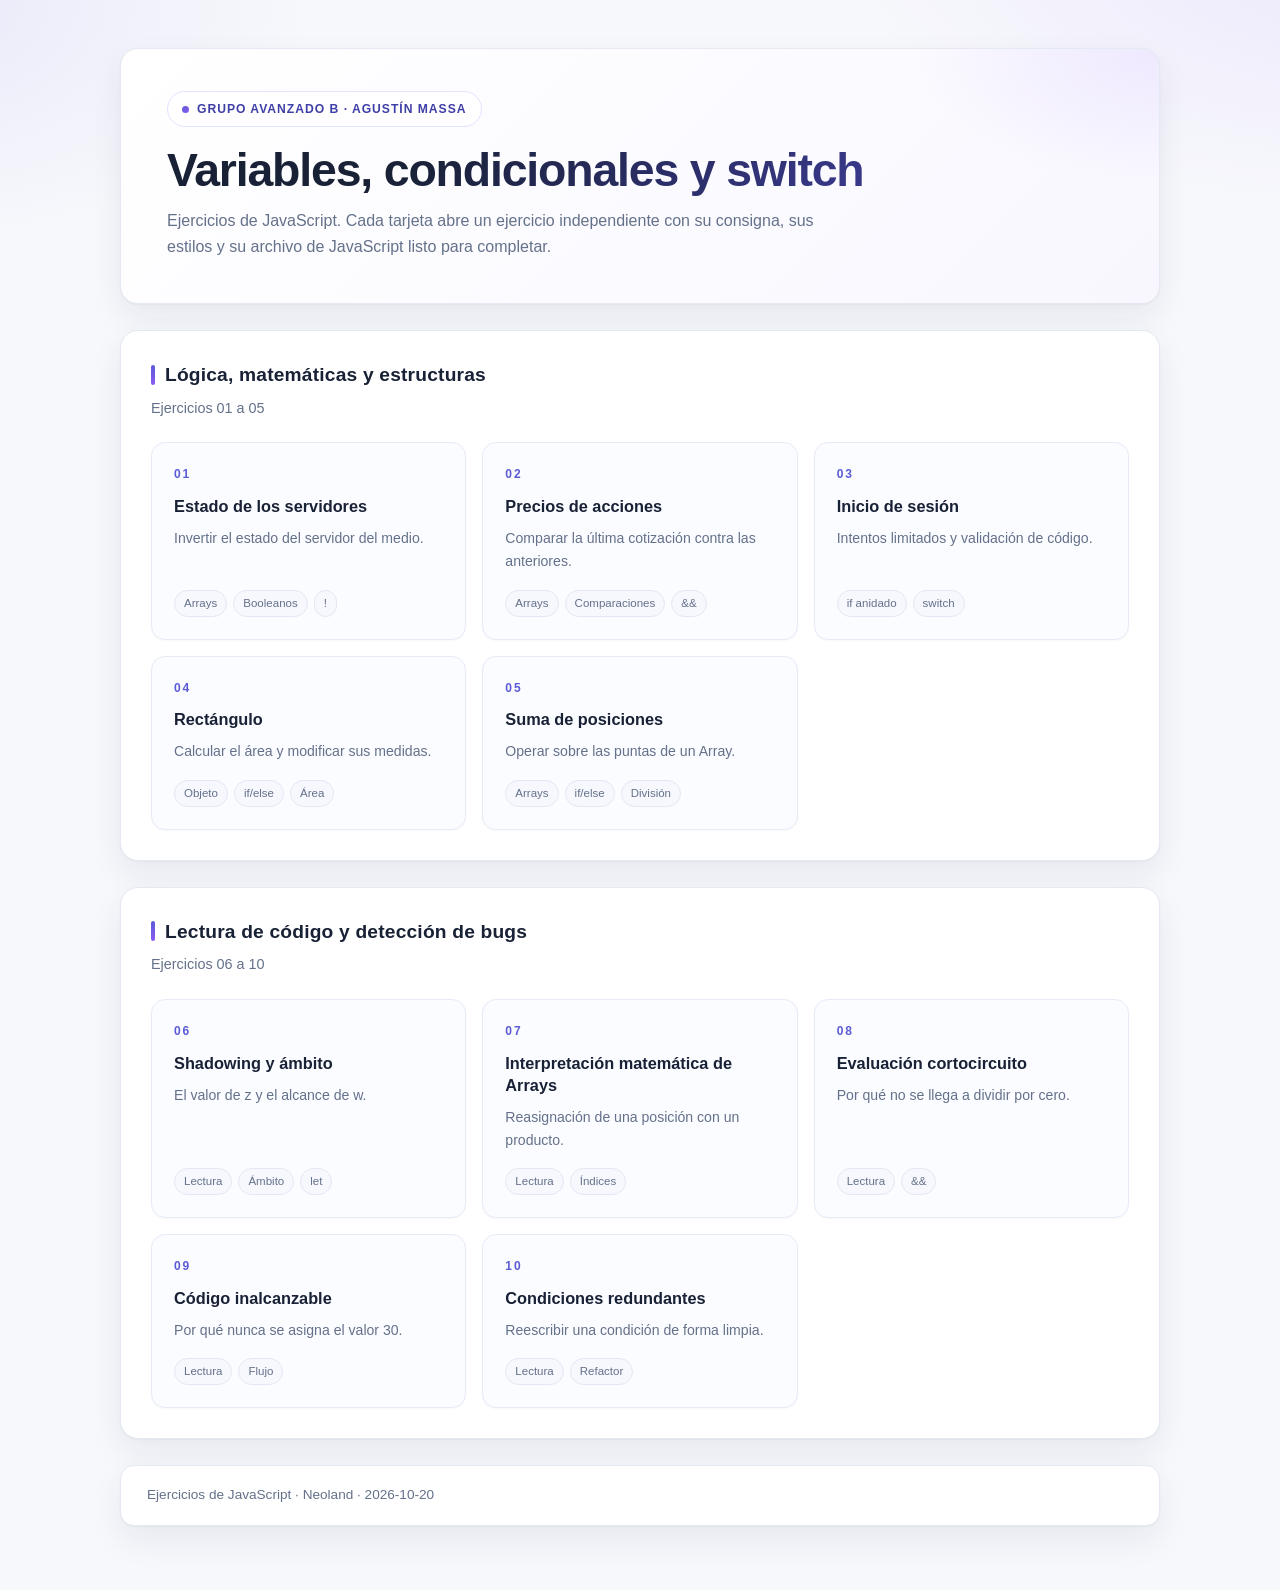
<file: index.html>
<!DOCTYPE html>
<html lang="es">
<head>
  <meta charset="UTF-8">
  <meta name="viewport" content="width=device-width, initial-scale=1.0">
  <title>Ejercicios · Variables, condicionales y switch | Grupo Avanzado B</title>
  <link rel="stylesheet" href="assets/css/style.css">
</head>
<body>
  <header class="encabezado">
    <p class="etiqueta">Grupo Avanzado B · Agustín Massa</p>
    <h1>Variables, condicionales y switch</h1>
    <p class="subtitulo">
      Ejercicios de JavaScript. Cada tarjeta abre un ejercicio independiente con su
      consigna, sus estilos y su archivo de JavaScript listo para completar.
    </p>
  </header>

  <main>
    <section class="seccion">
      <h2>Lógica, matemáticas y estructuras</h2>
      <p class="descripcion">Ejercicios 01 a 05</p>

      <div class="grid">
        <a class="tarjeta" href="01-servidores/index.html">
          <span class="numero">01</span>
          <h3>Estado de los servidores</h3>
          <p>Invertir el estado del servidor del medio.</p>
          <div class="tags">
            <span>Arrays</span>
            <span>Booleanos</span>
            <span>!</span>
          </div>
        </a>

        <a class="tarjeta" href="02-precios-acciones/index.html">
          <span class="numero">02</span>
          <h3>Precios de acciones</h3>
          <p>Comparar la última cotización contra las anteriores.</p>
          <div class="tags">
            <span>Arrays</span>
            <span>Comparaciones</span>
            <span>&amp;&amp;</span>
          </div>
        </a>

        <a class="tarjeta" href="03-login-anidado/index.html">
          <span class="numero">03</span>
          <h3>Inicio de sesión</h3>
          <p>Intentos limitados y validación de código.</p>
          <div class="tags">
            <span>if anidado</span>
            <span>switch</span>
          </div>
        </a>

        <a class="tarjeta" href="04-rectangulo/index.html">
          <span class="numero">04</span>
          <h3>Rectángulo</h3>
          <p>Calcular el área y modificar sus medidas.</p>
          <div class="tags">
            <span>Objeto</span>
            <span>if/else</span>
            <span>Área</span>
          </div>
        </a>

        <a class="tarjeta" href="05-suma-posiciones/index.html">
          <span class="numero">05</span>
          <h3>Suma de posiciones</h3>
          <p>Operar sobre las puntas de un Array.</p>
          <div class="tags">
            <span>Arrays</span>
            <span>if/else</span>
            <span>División</span>
          </div>
        </a>
      </div>
    </section>

    <section class="seccion">
      <h2>Lectura de código y detección de bugs</h2>
      <p class="descripcion">Ejercicios 06 a 10</p>

      <div class="grid">
        <a class="tarjeta" href="06-shadowing-ambito/index.html">
          <span class="numero">06</span>
          <h3>Shadowing y ámbito</h3>
          <p>El valor de z y el alcance de w.</p>
          <div class="tags">
            <span>Lectura</span>
            <span>Ámbito</span>
            <span>let</span>
          </div>
        </a>

        <a class="tarjeta" href="07-arrays-matematica/index.html">
          <span class="numero">07</span>
          <h3>Interpretación matemática de Arrays</h3>
          <p>Reasignación de una posición con un producto.</p>
          <div class="tags">
            <span>Lectura</span>
            <span>Índices</span>
          </div>
        </a>

        <a class="tarjeta" href="08-cortocircuito/index.html">
          <span class="numero">08</span>
          <h3>Evaluación cortocircuito</h3>
          <p>Por qué no se llega a dividir por cero.</p>
          <div class="tags">
            <span>Lectura</span>
            <span>&amp;&amp;</span>
          </div>
        </a>

        <a class="tarjeta" href="09-codigo-inalcanzable/index.html">
          <span class="numero">09</span>
          <h3>Código inalcanzable</h3>
          <p>Por qué nunca se asigna el valor 30.</p>
          <div class="tags">
            <span>Lectura</span>
            <span>Flujo</span>
          </div>
        </a>

        <a class="tarjeta" href="10-condiciones-redundantes/index.html">
          <span class="numero">10</span>
          <h3>Condiciones redundantes</h3>
          <p>Reescribir una condición de forma limpia.</p>
          <div class="tags">
            <span>Lectura</span>
            <span>Refactor</span>
          </div>
        </a>
      </div>
    </section>
  </main>

  <footer class="pie">
    <p>Ejercicios de JavaScript · Neoland · 2026-10-20</p>
  </footer>
</body>
</html>
</file>
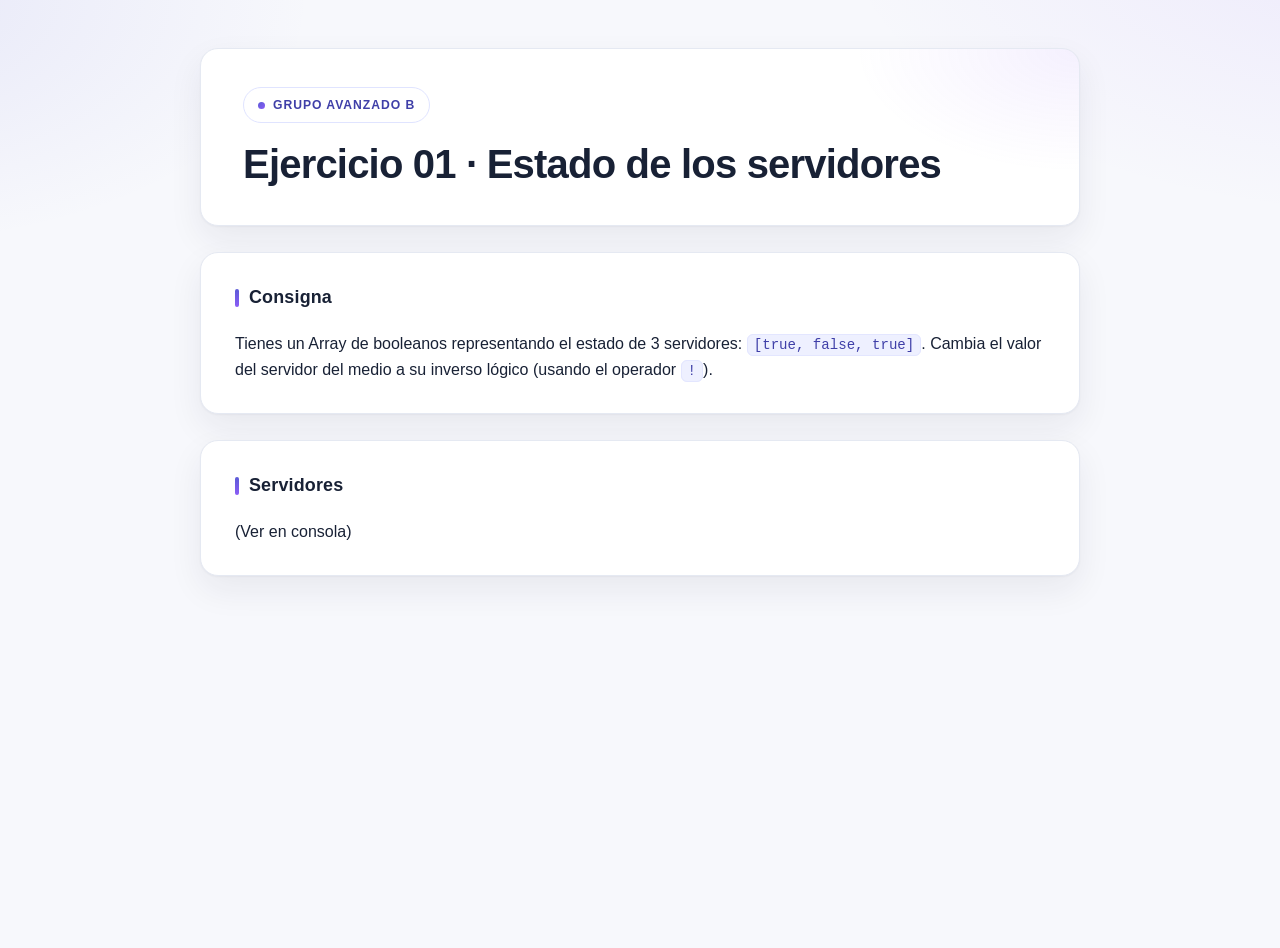
<file: 01-servidores/index.html>
<!DOCTYPE html>
<html lang="es">
<head>
  <meta charset="UTF-8">
  <meta name="viewport" content="width=device-width, initial-scale=1.0">
  <title>Ejercicio 01 · Estado de los servidores | Grupo Avanzado B</title>
  <link rel="stylesheet" href="assets/css/styles.css">
</head>
<body>
  <header class="encabezado">
    <p class="etiqueta">Grupo Avanzado B</p>
    <h1>Ejercicio 01 · Estado de los servidores</h1>
  </header>

  <main>
    <section class="tarjeta">
      <h2>Consigna</h2>
      <p>
        Tienes un Array de booleanos representando el estado de 3 servidores:
        <code>[true, false, true]</code>. Cambia el valor del servidor del medio a su
        inverso lógico (usando el operador <code>!</code>).
      </p>
    </section>
    <section class="tarjeta">
      <h2>Servidores</h2>
      <p>(Ver en consola)</p>
    </section>
  </main>

  <script src="assets/js/script.js"></script>
</body>
</html>
</file>
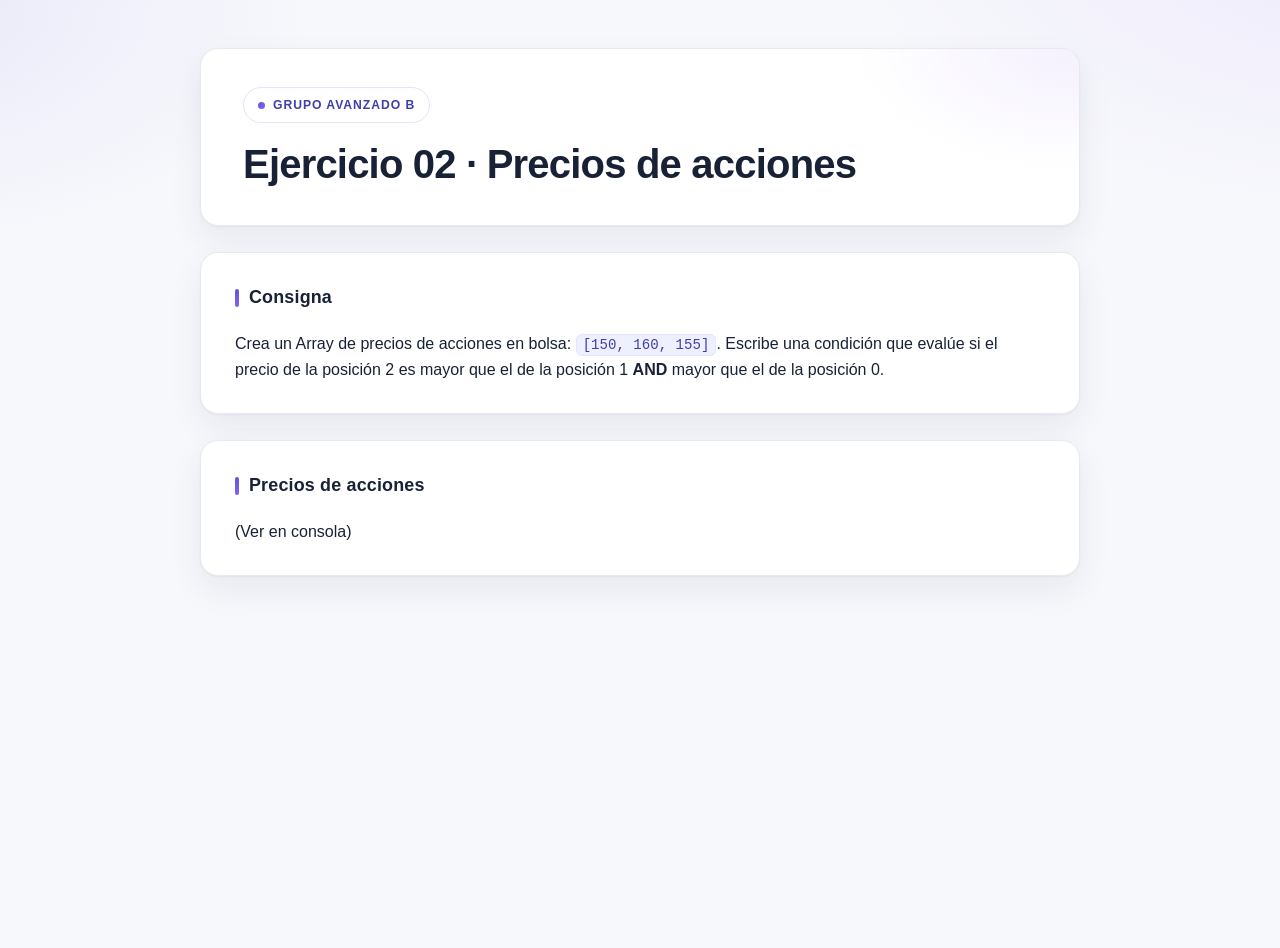
<file: 02-precios-acciones/index.html>
<!DOCTYPE html>
<html lang="es">
<head>
  <meta charset="UTF-8">
  <meta name="viewport" content="width=device-width, initial-scale=1.0">
  <title>Ejercicio 02 · Precios de acciones | Grupo Avanzado B</title>
  <link rel="stylesheet" href="assets/css/styles.css">
</head>
<body>
  <header class="encabezado">
    <p class="etiqueta">Grupo Avanzado B</p>
    <h1>Ejercicio 02 · Precios de acciones</h1>
  </header>

  <main>
    <section class="tarjeta">
      <h2>Consigna</h2>
      <p>
        Crea un Array de precios de acciones en bolsa: <code>[150, 160, 155]</code>.
        Escribe una condición que evalúe si el precio de la posición 2 es mayor que el
        de la posición 1 <strong>AND</strong> mayor que el de la posición 0.
      </p>
    </section>
    <section class="tarjeta">
      <h2>Precios de acciones</h2>
      <p>(Ver en consola)</p>
    </section>
  </main>

  <script src="assets/js/script.js"></script>
</body>
</html>
</file>
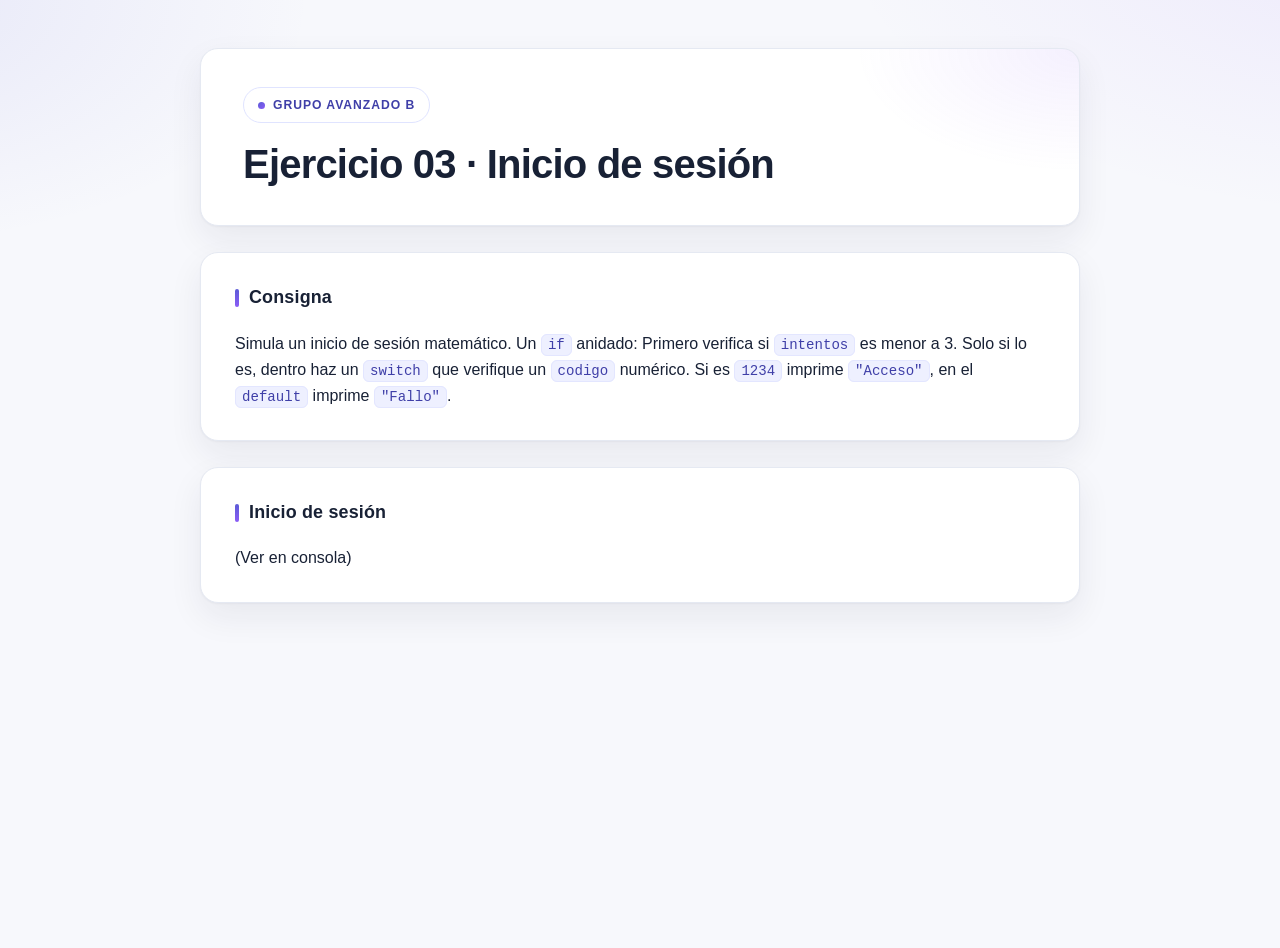
<file: 03-login-anidado/index.html>
<!DOCTYPE html>
<html lang="es">
<head>
  <meta charset="UTF-8">
  <meta name="viewport" content="width=device-width, initial-scale=1.0">
  <title>Ejercicio 03 · Inicio de sesión | Grupo Avanzado B</title>
  <link rel="stylesheet" href="assets/css/styles.css">
</head>
<body>
  <header class="encabezado">
    <p class="etiqueta">Grupo Avanzado B</p>
    <h1>Ejercicio 03 · Inicio de sesión</h1>
  </header>

  <main>
    <section class="tarjeta">
      <h2>Consigna</h2>
      <p>
        Simula un inicio de sesión matemático. Un <code>if</code> anidado: Primero
        verifica si <code>intentos</code> es menor a 3. Solo si lo es, dentro haz un
        <code>switch</code> que verifique un <code>codigo</code> numérico. Si es
        <code>1234</code> imprime <code>"Acceso"</code>, en el <code>default</code>
        imprime <code>"Fallo"</code>.
      </p>
    </section>
    <section class="tarjeta">
      <h2>Inicio de sesión</h2>
      <p>(Ver en consola)</p>
    </section>
  </main>

  <script src="assets/js/script.js"></script>
</body>
</html>
</file>
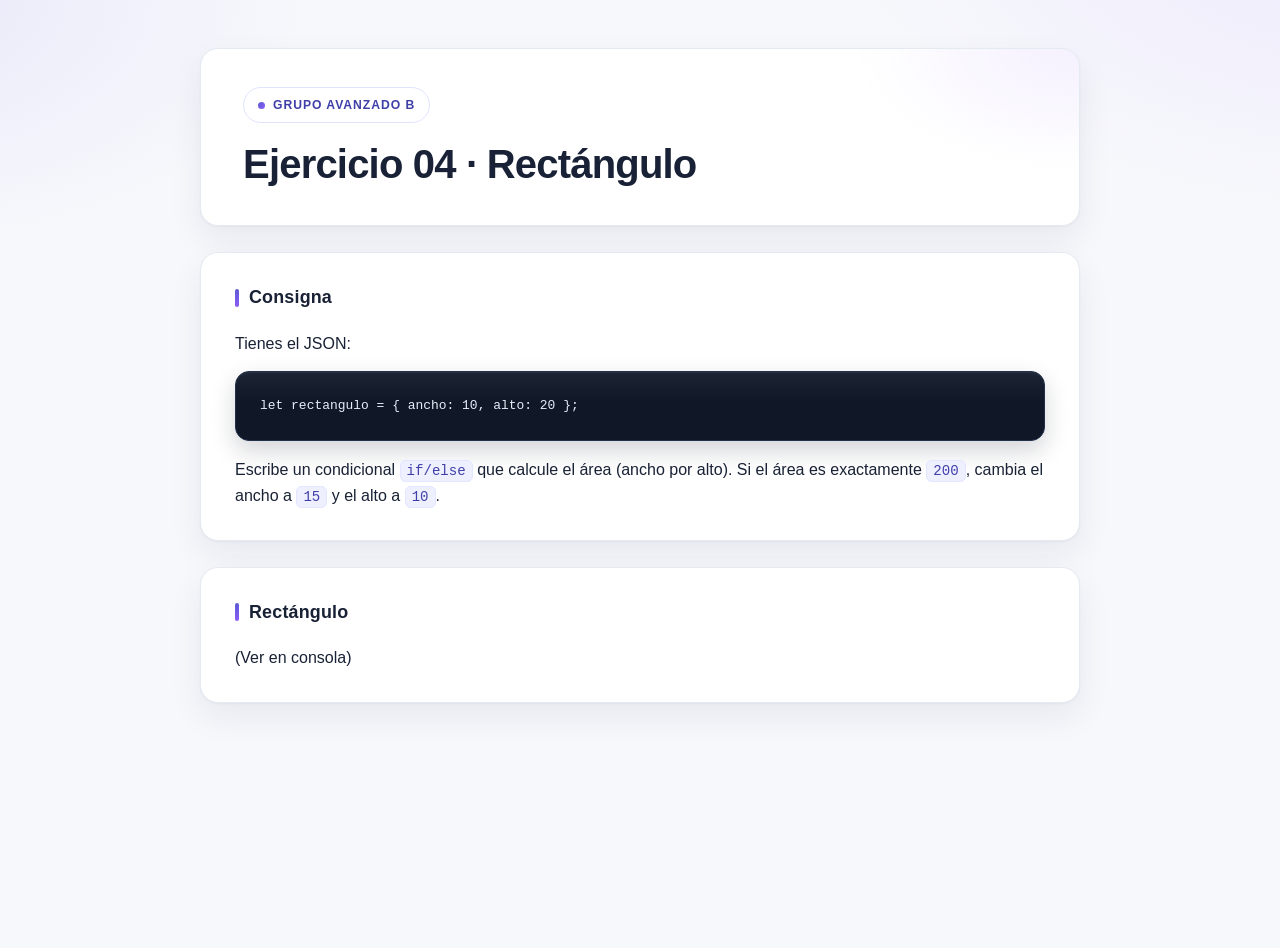
<file: 04-rectangulo/index.html>
<!DOCTYPE html>
<html lang="es">
<head>
  <meta charset="UTF-8">
  <meta name="viewport" content="width=device-width, initial-scale=1.0">
  <title>Ejercicio 04 · Rectángulo | Grupo Avanzado B</title>
  <link rel="stylesheet" href="assets/css/styles.css">
</head>
<body>
  <header class="encabezado">
    <p class="etiqueta">Grupo Avanzado B</p>
    <h1>Ejercicio 04 · Rectángulo</h1>
  </header>

  <main>
    <section class="tarjeta">
      <h2>Consigna</h2>
      <p>Tienes el JSON:</p>
      <pre class="codigo"><code>let rectangulo = { ancho: 10, alto: 20 };</code></pre>
      <p>
        Escribe un condicional <code>if/else</code> que calcule el área (ancho por
        alto). Si el área es exactamente <code>200</code>, cambia el ancho a
        <code>15</code> y el alto a <code>10</code>.
      </p>
    </section>
    <section class="tarjeta">
      <h2>Rectángulo</h2>
      <p>(Ver en consola)</p>
    </section>
  </main>

  <script src="assets/js/script.js"></script>
</body>
</html>
</file>
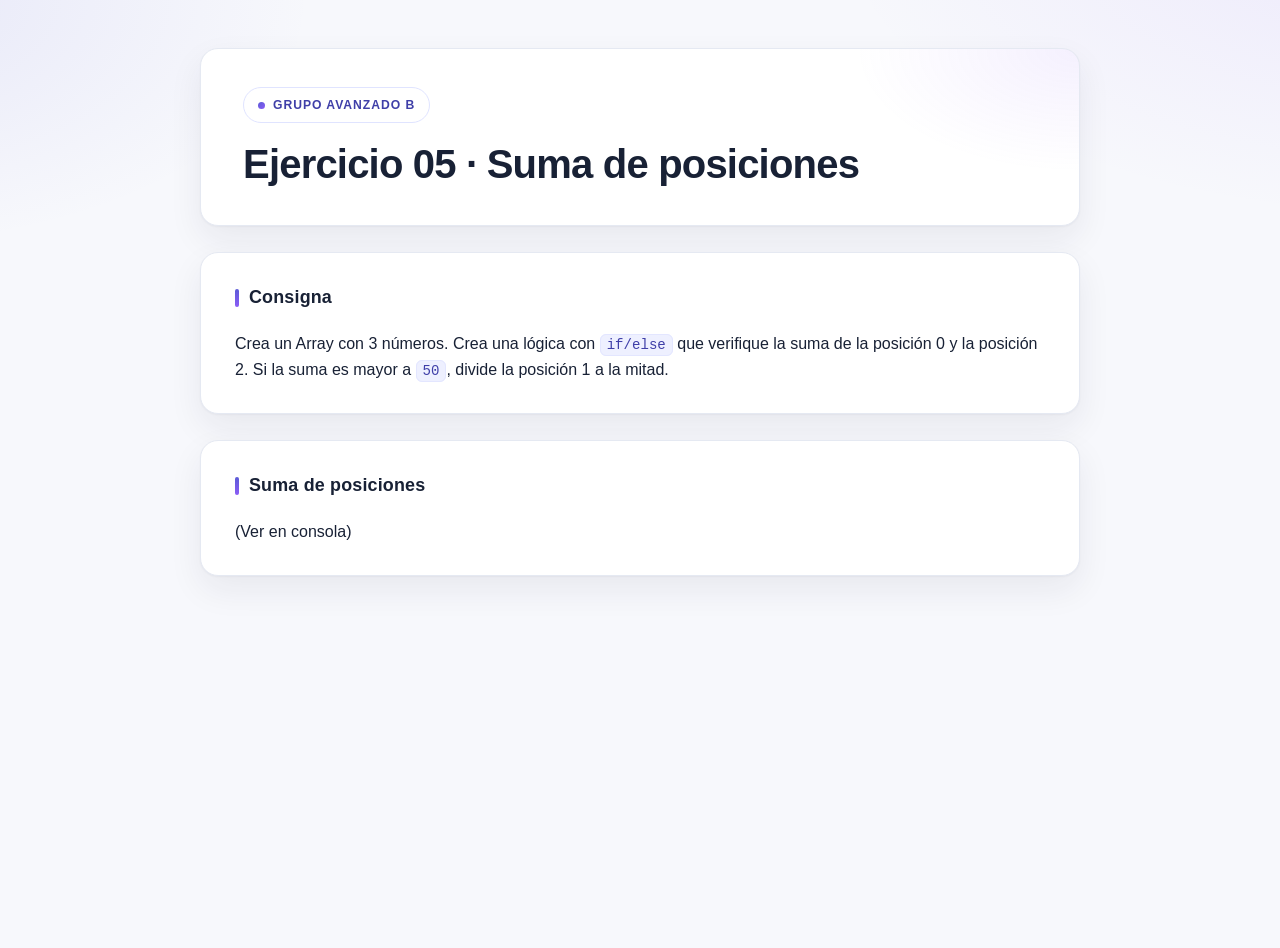
<file: 05-suma-posiciones/index.html>
<!DOCTYPE html>
<html lang="es">
<head>
  <meta charset="UTF-8">
  <meta name="viewport" content="width=device-width, initial-scale=1.0">
  <title>Ejercicio 05 · Suma de posiciones | Grupo Avanzado B</title>
  <link rel="stylesheet" href="assets/css/styles.css">
</head>
<body>
  <header class="encabezado">
    <p class="etiqueta">Grupo Avanzado B</p>
    <h1>Ejercicio 05 · Suma de posiciones</h1>
  </header>

  <main>
    <section class="tarjeta">
      <h2>Consigna</h2>
      <p>
        Crea un Array con 3 números. Crea una lógica con <code>if/else</code> que
        verifique la suma de la posición 0 y la posición 2. Si la suma es mayor a
        <code>50</code>, divide la posición 1 a la mitad.
      </p>
    </section>
    <section class="tarjeta">
      <h2>Suma de posiciones</h2>
      <p>(Ver en consola)</p>
    </section>
  </main>

  <script src="assets/js/script.js"></script>
</body>
</html>
</file>
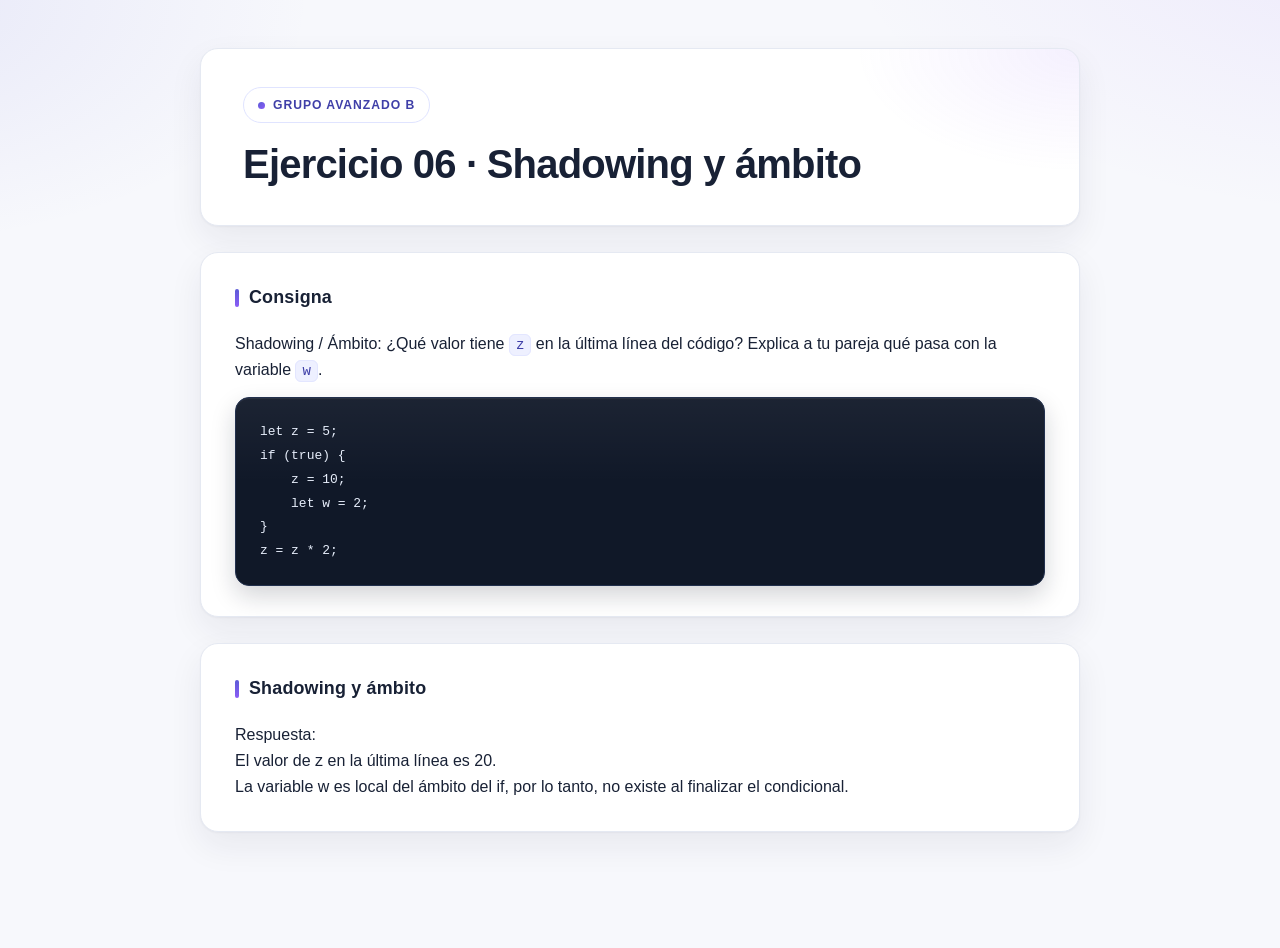
<file: 06-shadowing-ambito/index.html>
<!DOCTYPE html>
<html lang="es">
<head>
  <meta charset="UTF-8">
  <meta name="viewport" content="width=device-width, initial-scale=1.0">
  <title>Ejercicio 06 · Shadowing y ámbito | Grupo Avanzado B</title>
  <link rel="stylesheet" href="assets/css/styles.css">
</head>
<body>
  <header class="encabezado">
    <p class="etiqueta">Grupo Avanzado B</p>
    <h1>Ejercicio 06 · Shadowing y ámbito</h1>
  </header>

  <main>
    <section class="tarjeta">
      <h2>Consigna</h2>
      <p>
        Shadowing / Ámbito: ¿Qué valor tiene <code>z</code> en la última línea del
        código? Explica a tu pareja qué pasa con la variable <code>w</code>.
      </p>
      <pre class="codigo"><code>let z = 5;
if (true) {
    z = 10;
    let w = 2;
}
z = z * 2;</code></pre>
    </section>
    <section class="tarjeta">
      <h2>Shadowing y ámbito</h2>
      <p>
        Respuesta:
        <br>
        El valor de z en la última línea es 20.
        <br>
        La variable w es local del ámbito del if, por lo tanto, no existe al finalizar el condicional.
      </p>
    </section>
  </main>

  <script src="assets/js/script.js"></script>
</body>
</html>
</file>
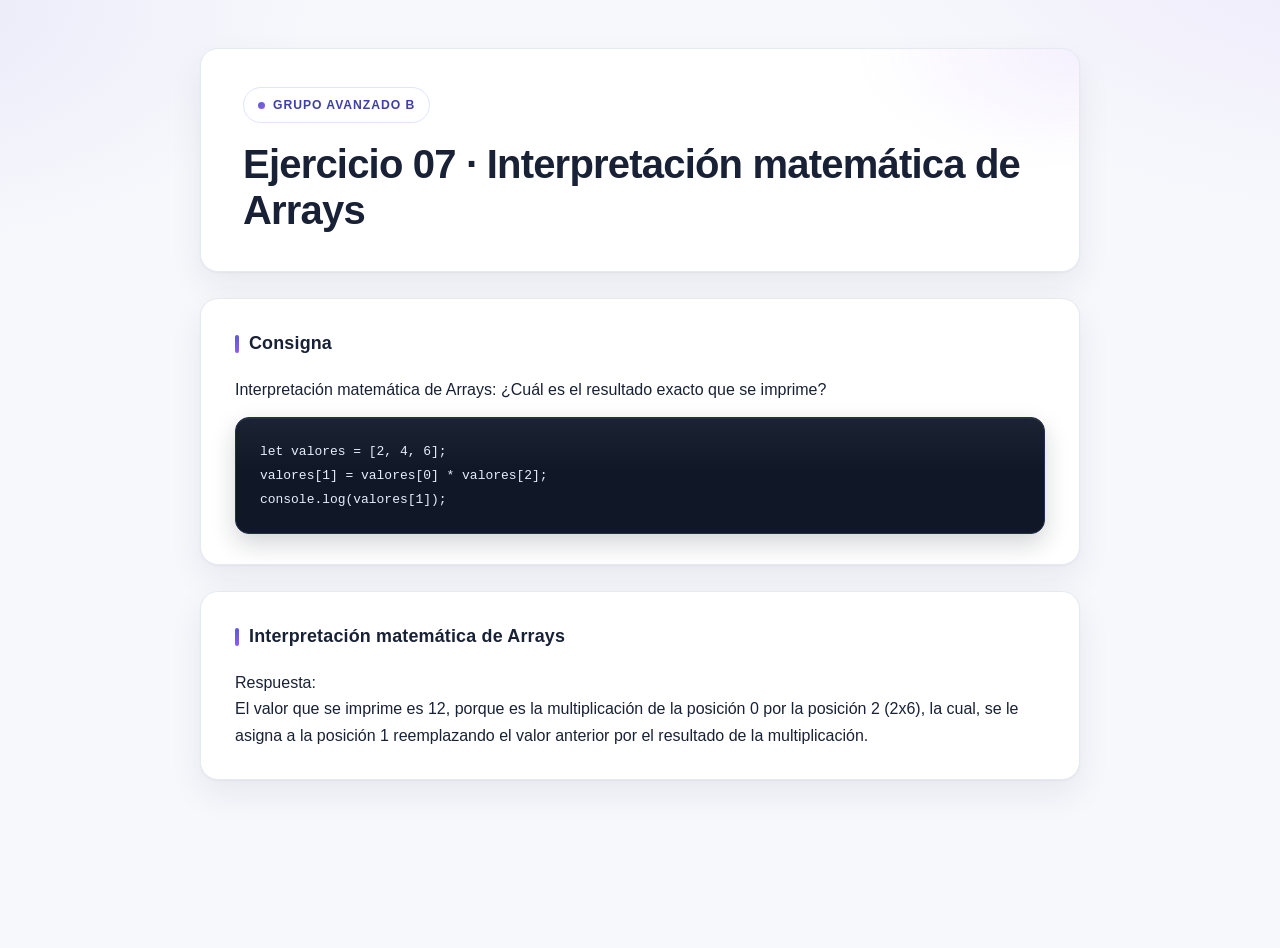
<file: 07-arrays-matematica/index.html>
<!DOCTYPE html>
<html lang="es">
<head>
  <meta charset="UTF-8">
  <meta name="viewport" content="width=device-width, initial-scale=1.0">
  <title>Ejercicio 07 · Interpretación matemática de Arrays | Grupo Avanzado B</title>
  <link rel="stylesheet" href="assets/css/styles.css">
</head>
<body>
  <header class="encabezado">
    <p class="etiqueta">Grupo Avanzado B</p>
    <h1>Ejercicio 07 · Interpretación matemática de Arrays</h1>
  </header>

  <main>
    <section class="tarjeta">
      <h2>Consigna</h2>
      <p>
        Interpretación matemática de Arrays: ¿Cuál es el resultado exacto que se
        imprime?
      </p>
      <pre class="codigo"><code>let valores = [2, 4, 6];
valores[1] = valores[0] * valores[2];
console.log(valores[1]);</code></pre>
    </section>
    <section class="tarjeta">
      <h2>Interpretación matemática de Arrays</h2>
      <p>
        Respuesta:
        <br>
        El valor que se imprime es 12, porque es la multiplicación de la posición 0 por la posición 2 (2x6), la cual, se le asigna a la posición 1 reemplazando el valor anterior por el resultado de la multiplicación.
      </p>
    </section>
  </main>

  <script src="assets/js/script.js"></script>
</body>
</html>
</file>
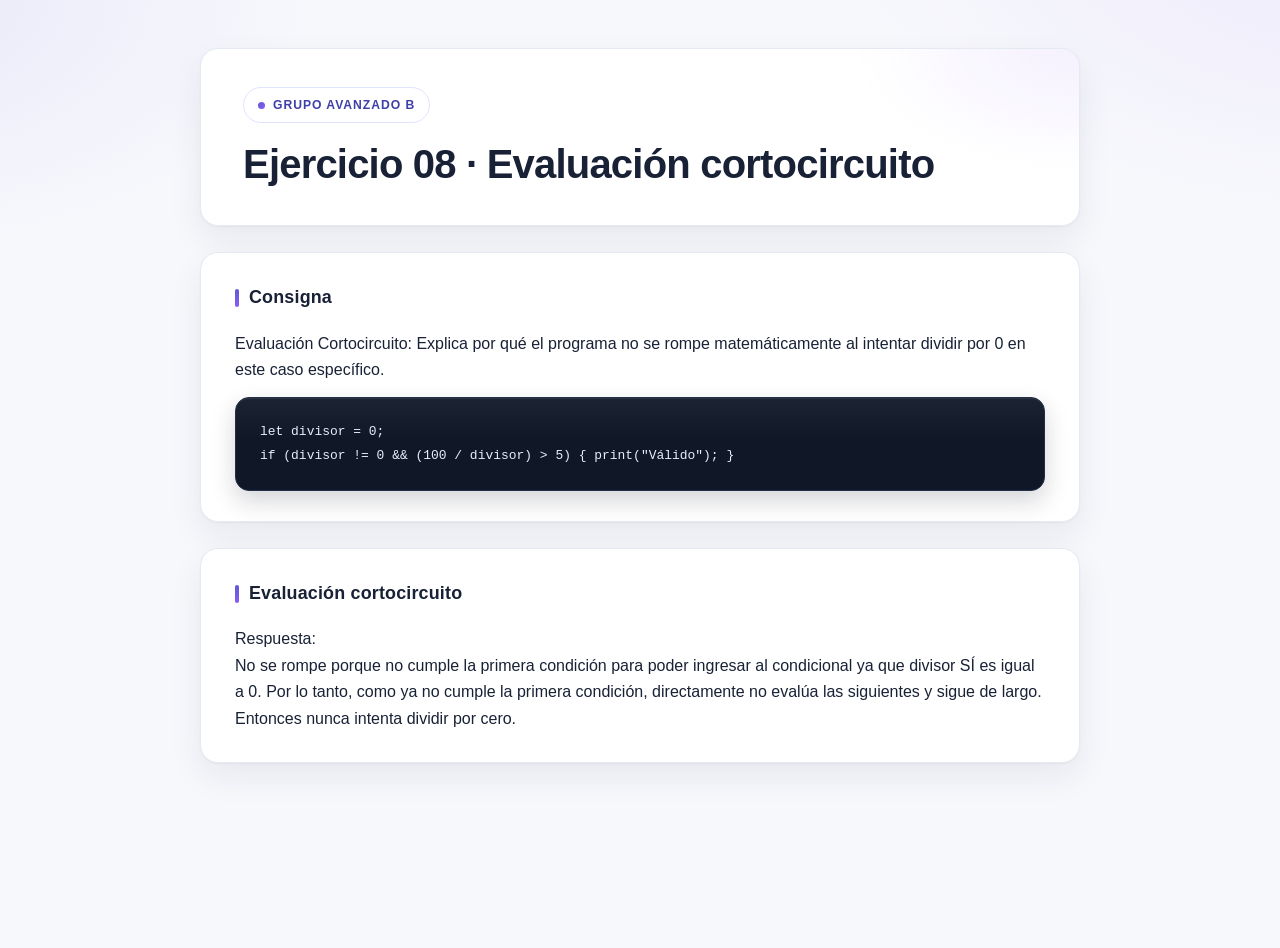
<file: 08-cortocircuito/index.html>
<!DOCTYPE html>
<html lang="es">
<head>
  <meta charset="UTF-8">
  <meta name="viewport" content="width=device-width, initial-scale=1.0">
  <title>Ejercicio 08 · Evaluación cortocircuito | Grupo Avanzado B</title>
  <link rel="stylesheet" href="assets/css/styles.css">
</head>
<body>
  <header class="encabezado">
    <p class="etiqueta">Grupo Avanzado B</p>
    <h1>Ejercicio 08 · Evaluación cortocircuito</h1>
  </header>

  <main>
    <section class="tarjeta">
      <h2>Consigna</h2>
      <p>
        Evaluación Cortocircuito: Explica por qué el programa no se rompe
        matemáticamente al intentar dividir por 0 en este caso específico.
      </p>
      <pre class="codigo"><code>let divisor = 0;
if (divisor != 0 &amp;&amp; (100 / divisor) &gt; 5) { print("Válido"); }</code></pre>
    </section>
    <section class="tarjeta">
      <h2>Evaluación cortocircuito</h2>
      <p>
        Respuesta:
        <br>
        No se rompe porque no cumple la primera condición para poder ingresar al condicional ya que divisor SÍ es igual a 0. Por lo tanto, como ya no cumple la primera condición, directamente no evalúa las siguientes y sigue de largo. Entonces nunca intenta dividir por cero.
      </p>
    </section>
  </main>

  <script src="assets/js/script.js"></script>
</body>
</html>
</file>
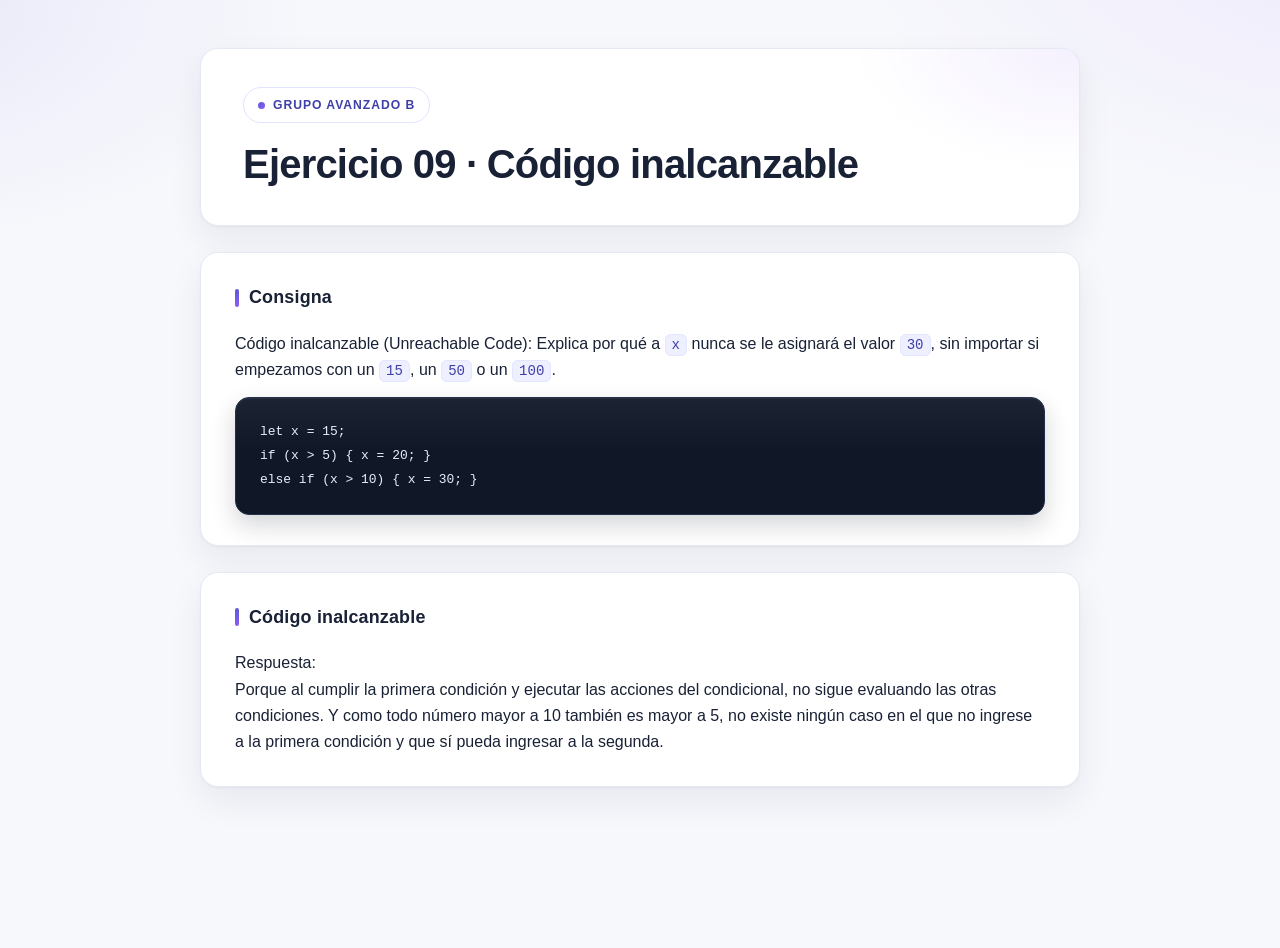
<file: 09-codigo-inalcanzable/index.html>
<!DOCTYPE html>
<html lang="es">
<head>
  <meta charset="UTF-8">
  <meta name="viewport" content="width=device-width, initial-scale=1.0">
  <title>Ejercicio 09 · Código inalcanzable | Grupo Avanzado B</title>
  <link rel="stylesheet" href="assets/css/styles.css">
</head>
<body>
  <header class="encabezado">
    <p class="etiqueta">Grupo Avanzado B</p>
    <h1>Ejercicio 09 · Código inalcanzable</h1>
  </header>

  <main>
    <section class="tarjeta">
      <h2>Consigna</h2>
      <p>
        Código inalcanzable (Unreachable Code): Explica por qué a <code>x</code> nunca
        se le asignará el valor <code>30</code>, sin importar si empezamos con un
        <code>15</code>, un <code>50</code> o un <code>100</code>.
      </p>
      <pre class="codigo"><code>let x = 15;
if (x &gt; 5) { x = 20; }
else if (x &gt; 10) { x = 30; }</code></pre>
    </section>
    <section class="tarjeta">
      <h2>Código inalcanzable</h2>
      <p>
        Respuesta:
        <br>
        Porque al cumplir la primera condición y ejecutar las acciones del condicional, no sigue evaluando las otras condiciones. Y como todo número mayor a 10 también es mayor a 5, no existe ningún caso en el que no ingrese a la primera condición y que sí pueda ingresar a la segunda.
      </p>
    </section>
  </main>

  <script src="assets/js/script.js"></script>
</body>
</html>
</file>
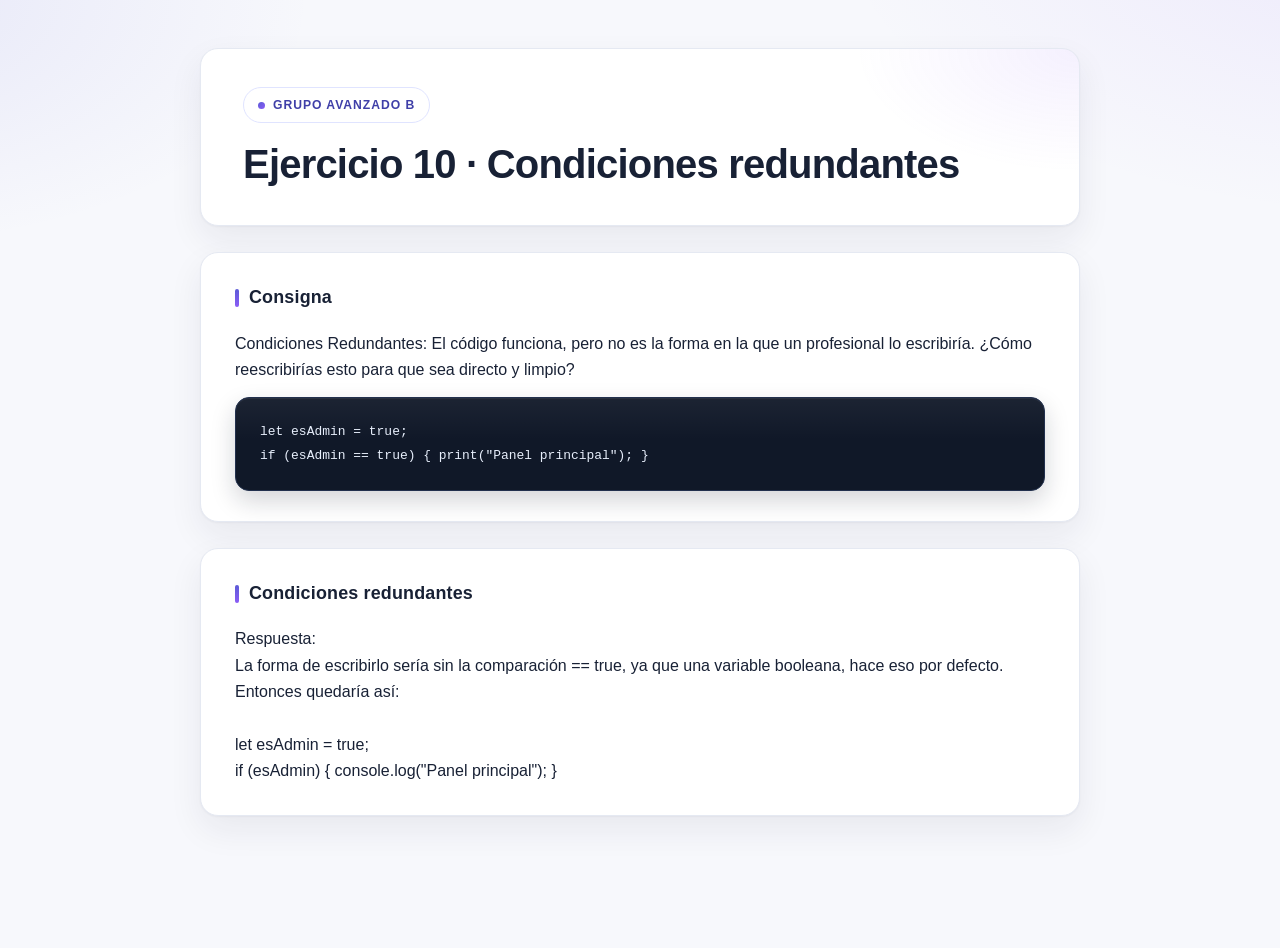
<file: 10-condiciones-redundantes/index.html>
<!DOCTYPE html>
<html lang="es">
<head>
  <meta charset="UTF-8">
  <meta name="viewport" content="width=device-width, initial-scale=1.0">
  <title>Ejercicio 10 · Condiciones redundantes | Grupo Avanzado B</title>
  <link rel="stylesheet" href="assets/css/styles.css">
</head>
<body>
  <header class="encabezado">
    <p class="etiqueta">Grupo Avanzado B</p>
    <h1>Ejercicio 10 · Condiciones redundantes</h1>
  </header>

  <main>
    <section class="tarjeta">
      <h2>Consigna</h2>
      <p>
        Condiciones Redundantes: El código funciona, pero no es la forma en la que un
        profesional lo escribiría. ¿Cómo reescribirías esto para que sea directo y
        limpio?
      </p>
      <pre class="codigo"><code>let esAdmin = true;
if (esAdmin == true) { print("Panel principal"); }</code></pre>
    </section>
    <section class="tarjeta">
      <h2>Condiciones redundantes</h2>
      <p>
        Respuesta:
        <br>
        La forma de escribirlo sería sin la comparación == true, ya que una variable booleana, hace eso por defecto. Entonces quedaría así:
        <br><br>        
        let esAdmin = true;<br>
        if (esAdmin) { console.log("Panel principal"); }
      </p>
    </section>
  </main>

  <script src="assets/js/script.js"></script>
</body>
</html>
</file>
<file: assets/css/style.css>
/* ============================================================
   Portal de ejercicios · Estilos
   ============================================================ */

:root {
  --fondo: #f7f8fc;
  --superficie: #ffffff;
  --texto: #182135;
  --texto-suave: #64718a;
  --borde: #e5e9f2;
  --acento: #5b5bd6;
  --acento-2: #8b5cf6;
  --acento-oscuro: #3f3fa8;
  --acento-suave: #eef0ff;
  --radio: 18px;
  --sombra: 0 1px 2px rgba(23, 32, 51, 0.04), 0 14px 34px rgba(23, 32, 51, 0.07);
}

* {
  box-sizing: border-box;
}

body {
  margin: 0;
  padding: 0 24px 64px;
  min-height: 100vh;
  font-family: "Segoe UI", Roboto, "Helvetica Neue", Arial, sans-serif;
  line-height: 1.65;
  color: var(--texto);
  background-color: var(--fondo);
  background-image:
    radial-gradient(60rem 32rem at 110% -10%, rgba(139, 92, 246, 0.12), transparent 60%),
    radial-gradient(50rem 28rem at -10% 0%, rgba(91, 91, 214, 0.10), transparent 55%);
  background-repeat: no-repeat;
  background-attachment: fixed;
}

.encabezado {
  max-width: 1040px;
  margin: 48px auto 26px;
  padding: 42px 46px;
  border: 1px solid var(--borde);
  border-radius: var(--radio);
  background-image:
    radial-gradient(22rem 12rem at 100% 0%, rgba(139, 92, 246, 0.10), transparent 70%),
    linear-gradient(135deg, #ffffff 0%, #f8f7ff 100%);
  background-color: var(--superficie);
  box-shadow: var(--sombra);
}

.etiqueta {
  display: inline-flex;
  align-items: center;
  gap: 8px;
  margin: 0 0 18px;
  padding: 7px 14px;
  border: 1px solid #e0e4ff;
  border-radius: 999px;
  background: rgba(255, 255, 255, 0.9);
  color: var(--acento-oscuro);
  font-size: 0.76rem;
  font-weight: 700;
  letter-spacing: 0.08em;
  text-transform: uppercase;
}

.etiqueta::before {
  content: "";
  width: 7px;
  height: 7px;
  border-radius: 50%;
  background: linear-gradient(135deg, var(--acento), var(--acento-2));
}

h1 {
  margin: 0 0 12px;
  font-size: clamp(2rem, 4.5vw, 2.9rem);
  font-weight: 800;
  letter-spacing: -0.025em;
  line-height: 1.1;
  background: linear-gradient(120deg, #182135 25%, #4a44b8 100%);
  -webkit-background-clip: text;
  background-clip: text;
  -webkit-text-fill-color: transparent;
}

.subtitulo {
  max-width: 660px;
  margin: 0;
  color: var(--texto-suave);
  font-size: 1rem;
}

main {
  max-width: 1040px;
  margin: 0 auto;
}

.seccion {
  padding: 28px 30px 30px;
  border: 1px solid var(--borde);
  border-radius: var(--radio);
  background: var(--superficie);
  box-shadow: var(--sombra);
}

.seccion + .seccion {
  margin-top: 26px;
}

.seccion h2 {
  display: flex;
  align-items: center;
  gap: 10px;
  margin: 0 0 6px;
  font-size: 1.2rem;
  font-weight: 700;
  letter-spacing: 0.01em;
}

.seccion h2::before {
  content: "";
  flex: none;
  width: 4px;
  height: 20px;
  border-radius: 999px;
  background: linear-gradient(180deg, var(--acento), var(--acento-2));
}

.seccion .descripcion {
  margin: 0 0 22px;
  color: var(--texto-suave);
  font-size: 0.9rem;
}

.grid {
  display: grid;
  grid-template-columns: repeat(auto-fill, minmax(255px, 1fr));
  gap: 16px;
}

.tarjeta {
  position: relative;
  display: flex;
  flex-direction: column;
  gap: 10px;
  overflow: hidden;
  padding: 22px;
  border: 1px solid #e7ebf5;
  border-radius: 14px;
  background: #fbfcff;
  box-shadow: 0 1px 2px rgba(23, 32, 51, 0.03);
  color: inherit;
  text-decoration: none;
  transition: transform 0.18s ease, border-color 0.18s ease, box-shadow 0.18s ease, background-color 0.18s ease;
}

.tarjeta::before {
  content: "";
  position: absolute;
  inset: 0 0 auto 0;
  height: 3px;
  background: linear-gradient(90deg, var(--acento), var(--acento-2));
  opacity: 0;
  transition: opacity 0.18s ease;
}

.tarjeta::after {
  content: "→";
  position: absolute;
  top: 20px;
  right: 22px;
  color: var(--acento);
  font-size: 1.1rem;
  opacity: 0;
  transform: translateX(-5px);
  transition: opacity 0.18s ease, transform 0.18s ease;
}

.tarjeta:hover,
.tarjeta:focus-visible {
  transform: translateY(-4px);
  border-color: #cfd5f5;
  background: var(--superficie);
  box-shadow: 0 18px 40px rgba(23, 32, 51, 0.12);
  outline: none;
}

.tarjeta:hover::before,
.tarjeta:focus-visible::before,
.tarjeta:hover::after,
.tarjeta:focus-visible::after {
  opacity: 1;
}

.tarjeta:hover::after,
.tarjeta:focus-visible::after {
  transform: none;
}

.numero {
  color: var(--acento);
  font-size: 0.75rem;
  font-weight: 800;
  letter-spacing: 0.16em;
}

.tarjeta h3 {
  margin: 0;
  font-size: 1.02rem;
  font-weight: 700;
  line-height: 1.35;
}

.tarjeta p {
  margin: 0;
  color: var(--texto-suave);
  font-size: 0.88rem;
}

.tags {
  display: flex;
  flex-wrap: wrap;
  gap: 6px;
  margin-top: auto;
  padding-top: 6px;
}

.tags span {
  padding: 3px 9px;
  border: 1px solid #e3e7f4;
  border-radius: 999px;
  background: #f7f8fd;
  color: var(--texto-suave);
  font-size: 0.72rem;
}

.pie {
  max-width: 1040px;
  margin: 26px auto 0;
  padding: 18px 26px;
  border: 1px solid var(--borde);
  border-radius: 14px;
  background: var(--superficie);
  box-shadow: var(--sombra);
  color: var(--texto-suave);
  font-size: 0.85rem;
}

.pie p {
  margin: 0;
}

@media (max-width: 700px) {
  body {
    padding: 0 16px 52px;
  }

  .encabezado {
    margin-top: 32px;
    padding: 30px 24px;
  }

  .seccion {
    padding: 22px 18px 24px;
  }
}
</file>
<file: 01-servidores/assets/css/styles.css>
/* ============================================================
   Hoja de estilos base · Ejercicios de JavaScript
   ============================================================ */

:root {
  --fondo: #f7f8fc;
  --superficie: #ffffff;
  --texto: #182135;
  --texto-suave: #64718a;
  --borde: #e5e9f2;
  --acento: #5b5bd6;
  --acento-2: #8b5cf6;
  --acento-oscuro: #3f3fa8;
  --acento-suave: #eef0ff;
  --codigo-fondo: #101828;
  --codigo-texto: #e7eefb;
  --codigo-borde: #22304d;
  --radio: 18px;
  --sombra: 0 1px 2px rgba(23, 32, 51, 0.04), 0 14px 34px rgba(23, 32, 51, 0.07);
}

* {
  box-sizing: border-box;
}

body {
  margin: 0;
  padding: 0 24px 72px;
  min-height: 100vh;
  font-family: "Segoe UI", Roboto, "Helvetica Neue", Arial, sans-serif;
  line-height: 1.65;
  color: var(--texto);
  background-color: var(--fondo);
  background-image:
    radial-gradient(60rem 32rem at 110% -10%, rgba(139, 92, 246, 0.10), transparent 60%),
    radial-gradient(50rem 28rem at -10% 0%, rgba(91, 91, 214, 0.10), transparent 55%);
  background-repeat: no-repeat;
  background-attachment: fixed;
}

.encabezado {
  max-width: 880px;
  margin: 48px auto 26px;
  padding: 38px 42px;
  border: 1px solid var(--borde);
  border-radius: var(--radio);
  background-color: var(--superficie);
  background-image: radial-gradient(20rem 11rem at 100% 0%, rgba(139, 92, 246, 0.09), transparent 70%);
  box-shadow: var(--sombra);
}

.etiqueta {
  display: inline-flex;
  align-items: center;
  gap: 8px;
  margin: 0 0 18px;
  padding: 7px 14px;
  border: 1px solid #e0e4ff;
  border-radius: 999px;
  background: rgba(255, 255, 255, 0.8);
  color: var(--acento-oscuro);
  font-size: 0.76rem;
  font-weight: 700;
  letter-spacing: 0.08em;
  text-transform: uppercase;
}

.etiqueta::before {
  content: "";
  width: 7px;
  height: 7px;
  border-radius: 50%;
  background: linear-gradient(135deg, var(--acento), var(--acento-2));
}

h1 {
  margin: 0;
  font-size: clamp(1.8rem, 4vw, 2.5rem);
  font-weight: 800;
  letter-spacing: -0.02em;
  line-height: 1.15;
}

main {
  display: grid;
  gap: 26px;
  max-width: 880px;
  margin: 0 auto;
}

.tarjeta {
  padding: 30px 34px;
  border: 1px solid var(--borde);
  border-radius: var(--radio);
  background: var(--superficie);
  box-shadow: var(--sombra);
}

.tarjeta h2 {
  display: flex;
  align-items: center;
  gap: 10px;
  margin: 0 0 18px;
  font-size: 1.12rem;
  font-weight: 700;
  letter-spacing: 0.01em;
  color: var(--texto);
}

.tarjeta h2::before {
  content: "";
  flex: none;
  width: 4px;
  height: 18px;
  border-radius: 999px;
  background: linear-gradient(180deg, var(--acento), var(--acento-2));
}

.tarjeta p {
  margin: 0 0 14px;
}

.tarjeta p:last-child,
.tarjeta ul:last-child,
.tarjeta ol:last-child {
  margin-bottom: 0;
}

.tarjeta ul,
.tarjeta ol {
  margin: 0 0 14px;
  padding-left: 22px;
}

.tarjeta li {
  margin-bottom: 7px;
}

.tarjeta li::marker {
  color: var(--acento);
}

.codigo {
  margin: 4px 0 0;
  padding: 22px 24px;
  overflow-x: auto;
  border: 1px solid var(--codigo-borde);
  border-radius: 14px;
  background-color: var(--codigo-fondo);
  background-image: linear-gradient(180deg, rgba(255, 255, 255, 0.05), transparent 45%);
  color: var(--codigo-texto);
  font-family: "Cascadia Code", Consolas, "Courier New", monospace;
  font-size: 0.9rem;
  line-height: 1.65;
  tab-size: 2;
  box-shadow: inset 0 1px 0 rgba(255, 255, 255, 0.06), 0 10px 24px rgba(16, 24, 40, 0.18);
}

code {
  font-family: "Cascadia Code", Consolas, "Courier New", monospace;
  font-size: 0.9em;
}

.codigo + p {
  margin-top: 16px;
}

p code,
li code {
  padding: 2px 6px;
  border: 1px solid #e3e6ff;
  border-radius: 6px;
  background: var(--acento-suave);
  color: var(--acento-oscuro);
  font-size: 0.88em;
}

@media (max-width: 600px) {
  body {
    padding: 0 16px 52px;
  }

  .encabezado {
    margin-top: 32px;
    padding: 28px 22px;
  }

  .tarjeta {
    padding: 24px 22px;
  }
}
</file>
<file: 02-precios-acciones/assets/css/styles.css>
/* ============================================================
   Hoja de estilos base · Ejercicios de JavaScript
   ============================================================ */

:root {
  --fondo: #f7f8fc;
  --superficie: #ffffff;
  --texto: #182135;
  --texto-suave: #64718a;
  --borde: #e5e9f2;
  --acento: #5b5bd6;
  --acento-2: #8b5cf6;
  --acento-oscuro: #3f3fa8;
  --acento-suave: #eef0ff;
  --codigo-fondo: #101828;
  --codigo-texto: #e7eefb;
  --codigo-borde: #22304d;
  --radio: 18px;
  --sombra: 0 1px 2px rgba(23, 32, 51, 0.04), 0 14px 34px rgba(23, 32, 51, 0.07);
}

* {
  box-sizing: border-box;
}

body {
  margin: 0;
  padding: 0 24px 72px;
  min-height: 100vh;
  font-family: "Segoe UI", Roboto, "Helvetica Neue", Arial, sans-serif;
  line-height: 1.65;
  color: var(--texto);
  background-color: var(--fondo);
  background-image:
    radial-gradient(60rem 32rem at 110% -10%, rgba(139, 92, 246, 0.10), transparent 60%),
    radial-gradient(50rem 28rem at -10% 0%, rgba(91, 91, 214, 0.10), transparent 55%);
  background-repeat: no-repeat;
  background-attachment: fixed;
}

.encabezado {
  max-width: 880px;
  margin: 48px auto 26px;
  padding: 38px 42px;
  border: 1px solid var(--borde);
  border-radius: var(--radio);
  background-color: var(--superficie);
  background-image: radial-gradient(20rem 11rem at 100% 0%, rgba(139, 92, 246, 0.09), transparent 70%);
  box-shadow: var(--sombra);
}

.etiqueta {
  display: inline-flex;
  align-items: center;
  gap: 8px;
  margin: 0 0 18px;
  padding: 7px 14px;
  border: 1px solid #e0e4ff;
  border-radius: 999px;
  background: rgba(255, 255, 255, 0.8);
  color: var(--acento-oscuro);
  font-size: 0.76rem;
  font-weight: 700;
  letter-spacing: 0.08em;
  text-transform: uppercase;
}

.etiqueta::before {
  content: "";
  width: 7px;
  height: 7px;
  border-radius: 50%;
  background: linear-gradient(135deg, var(--acento), var(--acento-2));
}

h1 {
  margin: 0;
  font-size: clamp(1.8rem, 4vw, 2.5rem);
  font-weight: 800;
  letter-spacing: -0.02em;
  line-height: 1.15;
}

main {
  display: grid;
  gap: 26px;
  max-width: 880px;
  margin: 0 auto;
}

.tarjeta {
  padding: 30px 34px;
  border: 1px solid var(--borde);
  border-radius: var(--radio);
  background: var(--superficie);
  box-shadow: var(--sombra);
}

.tarjeta h2 {
  display: flex;
  align-items: center;
  gap: 10px;
  margin: 0 0 18px;
  font-size: 1.12rem;
  font-weight: 700;
  letter-spacing: 0.01em;
  color: var(--texto);
}

.tarjeta h2::before {
  content: "";
  flex: none;
  width: 4px;
  height: 18px;
  border-radius: 999px;
  background: linear-gradient(180deg, var(--acento), var(--acento-2));
}

.tarjeta p {
  margin: 0 0 14px;
}

.tarjeta p:last-child,
.tarjeta ul:last-child,
.tarjeta ol:last-child {
  margin-bottom: 0;
}

.tarjeta ul,
.tarjeta ol {
  margin: 0 0 14px;
  padding-left: 22px;
}

.tarjeta li {
  margin-bottom: 7px;
}

.tarjeta li::marker {
  color: var(--acento);
}

.codigo {
  margin: 4px 0 0;
  padding: 22px 24px;
  overflow-x: auto;
  border: 1px solid var(--codigo-borde);
  border-radius: 14px;
  background-color: var(--codigo-fondo);
  background-image: linear-gradient(180deg, rgba(255, 255, 255, 0.05), transparent 45%);
  color: var(--codigo-texto);
  font-family: "Cascadia Code", Consolas, "Courier New", monospace;
  font-size: 0.9rem;
  line-height: 1.65;
  tab-size: 2;
  box-shadow: inset 0 1px 0 rgba(255, 255, 255, 0.06), 0 10px 24px rgba(16, 24, 40, 0.18);
}

code {
  font-family: "Cascadia Code", Consolas, "Courier New", monospace;
  font-size: 0.9em;
}

.codigo + p {
  margin-top: 16px;
}

p code,
li code {
  padding: 2px 6px;
  border: 1px solid #e3e6ff;
  border-radius: 6px;
  background: var(--acento-suave);
  color: var(--acento-oscuro);
  font-size: 0.88em;
}

@media (max-width: 600px) {
  body {
    padding: 0 16px 52px;
  }

  .encabezado {
    margin-top: 32px;
    padding: 28px 22px;
  }

  .tarjeta {
    padding: 24px 22px;
  }
}
</file>
<file: 03-login-anidado/assets/css/styles.css>
/* ============================================================
   Hoja de estilos base · Ejercicios de JavaScript
   ============================================================ */

:root {
  --fondo: #f7f8fc;
  --superficie: #ffffff;
  --texto: #182135;
  --texto-suave: #64718a;
  --borde: #e5e9f2;
  --acento: #5b5bd6;
  --acento-2: #8b5cf6;
  --acento-oscuro: #3f3fa8;
  --acento-suave: #eef0ff;
  --codigo-fondo: #101828;
  --codigo-texto: #e7eefb;
  --codigo-borde: #22304d;
  --radio: 18px;
  --sombra: 0 1px 2px rgba(23, 32, 51, 0.04), 0 14px 34px rgba(23, 32, 51, 0.07);
}

* {
  box-sizing: border-box;
}

body {
  margin: 0;
  padding: 0 24px 72px;
  min-height: 100vh;
  font-family: "Segoe UI", Roboto, "Helvetica Neue", Arial, sans-serif;
  line-height: 1.65;
  color: var(--texto);
  background-color: var(--fondo);
  background-image:
    radial-gradient(60rem 32rem at 110% -10%, rgba(139, 92, 246, 0.10), transparent 60%),
    radial-gradient(50rem 28rem at -10% 0%, rgba(91, 91, 214, 0.10), transparent 55%);
  background-repeat: no-repeat;
  background-attachment: fixed;
}

.encabezado {
  max-width: 880px;
  margin: 48px auto 26px;
  padding: 38px 42px;
  border: 1px solid var(--borde);
  border-radius: var(--radio);
  background-color: var(--superficie);
  background-image: radial-gradient(20rem 11rem at 100% 0%, rgba(139, 92, 246, 0.09), transparent 70%);
  box-shadow: var(--sombra);
}

.etiqueta {
  display: inline-flex;
  align-items: center;
  gap: 8px;
  margin: 0 0 18px;
  padding: 7px 14px;
  border: 1px solid #e0e4ff;
  border-radius: 999px;
  background: rgba(255, 255, 255, 0.8);
  color: var(--acento-oscuro);
  font-size: 0.76rem;
  font-weight: 700;
  letter-spacing: 0.08em;
  text-transform: uppercase;
}

.etiqueta::before {
  content: "";
  width: 7px;
  height: 7px;
  border-radius: 50%;
  background: linear-gradient(135deg, var(--acento), var(--acento-2));
}

h1 {
  margin: 0;
  font-size: clamp(1.8rem, 4vw, 2.5rem);
  font-weight: 800;
  letter-spacing: -0.02em;
  line-height: 1.15;
}

main {
  display: grid;
  gap: 26px;
  max-width: 880px;
  margin: 0 auto;
}

.tarjeta {
  padding: 30px 34px;
  border: 1px solid var(--borde);
  border-radius: var(--radio);
  background: var(--superficie);
  box-shadow: var(--sombra);
}

.tarjeta h2 {
  display: flex;
  align-items: center;
  gap: 10px;
  margin: 0 0 18px;
  font-size: 1.12rem;
  font-weight: 700;
  letter-spacing: 0.01em;
  color: var(--texto);
}

.tarjeta h2::before {
  content: "";
  flex: none;
  width: 4px;
  height: 18px;
  border-radius: 999px;
  background: linear-gradient(180deg, var(--acento), var(--acento-2));
}

.tarjeta p {
  margin: 0 0 14px;
}

.tarjeta p:last-child,
.tarjeta ul:last-child,
.tarjeta ol:last-child {
  margin-bottom: 0;
}

.tarjeta ul,
.tarjeta ol {
  margin: 0 0 14px;
  padding-left: 22px;
}

.tarjeta li {
  margin-bottom: 7px;
}

.tarjeta li::marker {
  color: var(--acento);
}

.codigo {
  margin: 4px 0 0;
  padding: 22px 24px;
  overflow-x: auto;
  border: 1px solid var(--codigo-borde);
  border-radius: 14px;
  background-color: var(--codigo-fondo);
  background-image: linear-gradient(180deg, rgba(255, 255, 255, 0.05), transparent 45%);
  color: var(--codigo-texto);
  font-family: "Cascadia Code", Consolas, "Courier New", monospace;
  font-size: 0.9rem;
  line-height: 1.65;
  tab-size: 2;
  box-shadow: inset 0 1px 0 rgba(255, 255, 255, 0.06), 0 10px 24px rgba(16, 24, 40, 0.18);
}

code {
  font-family: "Cascadia Code", Consolas, "Courier New", monospace;
  font-size: 0.9em;
}

.codigo + p {
  margin-top: 16px;
}

p code,
li code {
  padding: 2px 6px;
  border: 1px solid #e3e6ff;
  border-radius: 6px;
  background: var(--acento-suave);
  color: var(--acento-oscuro);
  font-size: 0.88em;
}

@media (max-width: 600px) {
  body {
    padding: 0 16px 52px;
  }

  .encabezado {
    margin-top: 32px;
    padding: 28px 22px;
  }

  .tarjeta {
    padding: 24px 22px;
  }
}
</file>
<file: 04-rectangulo/assets/css/styles.css>
/* ============================================================
   Hoja de estilos base · Ejercicios de JavaScript
   ============================================================ */

:root {
  --fondo: #f7f8fc;
  --superficie: #ffffff;
  --texto: #182135;
  --texto-suave: #64718a;
  --borde: #e5e9f2;
  --acento: #5b5bd6;
  --acento-2: #8b5cf6;
  --acento-oscuro: #3f3fa8;
  --acento-suave: #eef0ff;
  --codigo-fondo: #101828;
  --codigo-texto: #e7eefb;
  --codigo-borde: #22304d;
  --radio: 18px;
  --sombra: 0 1px 2px rgba(23, 32, 51, 0.04), 0 14px 34px rgba(23, 32, 51, 0.07);
}

* {
  box-sizing: border-box;
}

body {
  margin: 0;
  padding: 0 24px 72px;
  min-height: 100vh;
  font-family: "Segoe UI", Roboto, "Helvetica Neue", Arial, sans-serif;
  line-height: 1.65;
  color: var(--texto);
  background-color: var(--fondo);
  background-image:
    radial-gradient(60rem 32rem at 110% -10%, rgba(139, 92, 246, 0.10), transparent 60%),
    radial-gradient(50rem 28rem at -10% 0%, rgba(91, 91, 214, 0.10), transparent 55%);
  background-repeat: no-repeat;
  background-attachment: fixed;
}

.encabezado {
  max-width: 880px;
  margin: 48px auto 26px;
  padding: 38px 42px;
  border: 1px solid var(--borde);
  border-radius: var(--radio);
  background-color: var(--superficie);
  background-image: radial-gradient(20rem 11rem at 100% 0%, rgba(139, 92, 246, 0.09), transparent 70%);
  box-shadow: var(--sombra);
}

.etiqueta {
  display: inline-flex;
  align-items: center;
  gap: 8px;
  margin: 0 0 18px;
  padding: 7px 14px;
  border: 1px solid #e0e4ff;
  border-radius: 999px;
  background: rgba(255, 255, 255, 0.8);
  color: var(--acento-oscuro);
  font-size: 0.76rem;
  font-weight: 700;
  letter-spacing: 0.08em;
  text-transform: uppercase;
}

.etiqueta::before {
  content: "";
  width: 7px;
  height: 7px;
  border-radius: 50%;
  background: linear-gradient(135deg, var(--acento), var(--acento-2));
}

h1 {
  margin: 0;
  font-size: clamp(1.8rem, 4vw, 2.5rem);
  font-weight: 800;
  letter-spacing: -0.02em;
  line-height: 1.15;
}

main {
  display: grid;
  gap: 26px;
  max-width: 880px;
  margin: 0 auto;
}

.tarjeta {
  padding: 30px 34px;
  border: 1px solid var(--borde);
  border-radius: var(--radio);
  background: var(--superficie);
  box-shadow: var(--sombra);
}

.tarjeta h2 {
  display: flex;
  align-items: center;
  gap: 10px;
  margin: 0 0 18px;
  font-size: 1.12rem;
  font-weight: 700;
  letter-spacing: 0.01em;
  color: var(--texto);
}

.tarjeta h2::before {
  content: "";
  flex: none;
  width: 4px;
  height: 18px;
  border-radius: 999px;
  background: linear-gradient(180deg, var(--acento), var(--acento-2));
}

.tarjeta p {
  margin: 0 0 14px;
}

.tarjeta p:last-child,
.tarjeta ul:last-child,
.tarjeta ol:last-child {
  margin-bottom: 0;
}

.tarjeta ul,
.tarjeta ol {
  margin: 0 0 14px;
  padding-left: 22px;
}

.tarjeta li {
  margin-bottom: 7px;
}

.tarjeta li::marker {
  color: var(--acento);
}

.codigo {
  margin: 4px 0 0;
  padding: 22px 24px;
  overflow-x: auto;
  border: 1px solid var(--codigo-borde);
  border-radius: 14px;
  background-color: var(--codigo-fondo);
  background-image: linear-gradient(180deg, rgba(255, 255, 255, 0.05), transparent 45%);
  color: var(--codigo-texto);
  font-family: "Cascadia Code", Consolas, "Courier New", monospace;
  font-size: 0.9rem;
  line-height: 1.65;
  tab-size: 2;
  box-shadow: inset 0 1px 0 rgba(255, 255, 255, 0.06), 0 10px 24px rgba(16, 24, 40, 0.18);
}

code {
  font-family: "Cascadia Code", Consolas, "Courier New", monospace;
  font-size: 0.9em;
}

.codigo + p {
  margin-top: 16px;
}

p code,
li code {
  padding: 2px 6px;
  border: 1px solid #e3e6ff;
  border-radius: 6px;
  background: var(--acento-suave);
  color: var(--acento-oscuro);
  font-size: 0.88em;
}

@media (max-width: 600px) {
  body {
    padding: 0 16px 52px;
  }

  .encabezado {
    margin-top: 32px;
    padding: 28px 22px;
  }

  .tarjeta {
    padding: 24px 22px;
  }
}
</file>
<file: 05-suma-posiciones/assets/css/styles.css>
/* ============================================================
   Hoja de estilos base · Ejercicios de JavaScript
   ============================================================ */

:root {
  --fondo: #f7f8fc;
  --superficie: #ffffff;
  --texto: #182135;
  --texto-suave: #64718a;
  --borde: #e5e9f2;
  --acento: #5b5bd6;
  --acento-2: #8b5cf6;
  --acento-oscuro: #3f3fa8;
  --acento-suave: #eef0ff;
  --codigo-fondo: #101828;
  --codigo-texto: #e7eefb;
  --codigo-borde: #22304d;
  --radio: 18px;
  --sombra: 0 1px 2px rgba(23, 32, 51, 0.04), 0 14px 34px rgba(23, 32, 51, 0.07);
}

* {
  box-sizing: border-box;
}

body {
  margin: 0;
  padding: 0 24px 72px;
  min-height: 100vh;
  font-family: "Segoe UI", Roboto, "Helvetica Neue", Arial, sans-serif;
  line-height: 1.65;
  color: var(--texto);
  background-color: var(--fondo);
  background-image:
    radial-gradient(60rem 32rem at 110% -10%, rgba(139, 92, 246, 0.10), transparent 60%),
    radial-gradient(50rem 28rem at -10% 0%, rgba(91, 91, 214, 0.10), transparent 55%);
  background-repeat: no-repeat;
  background-attachment: fixed;
}

.encabezado {
  max-width: 880px;
  margin: 48px auto 26px;
  padding: 38px 42px;
  border: 1px solid var(--borde);
  border-radius: var(--radio);
  background-color: var(--superficie);
  background-image: radial-gradient(20rem 11rem at 100% 0%, rgba(139, 92, 246, 0.09), transparent 70%);
  box-shadow: var(--sombra);
}

.etiqueta {
  display: inline-flex;
  align-items: center;
  gap: 8px;
  margin: 0 0 18px;
  padding: 7px 14px;
  border: 1px solid #e0e4ff;
  border-radius: 999px;
  background: rgba(255, 255, 255, 0.8);
  color: var(--acento-oscuro);
  font-size: 0.76rem;
  font-weight: 700;
  letter-spacing: 0.08em;
  text-transform: uppercase;
}

.etiqueta::before {
  content: "";
  width: 7px;
  height: 7px;
  border-radius: 50%;
  background: linear-gradient(135deg, var(--acento), var(--acento-2));
}

h1 {
  margin: 0;
  font-size: clamp(1.8rem, 4vw, 2.5rem);
  font-weight: 800;
  letter-spacing: -0.02em;
  line-height: 1.15;
}

main {
  display: grid;
  gap: 26px;
  max-width: 880px;
  margin: 0 auto;
}

.tarjeta {
  padding: 30px 34px;
  border: 1px solid var(--borde);
  border-radius: var(--radio);
  background: var(--superficie);
  box-shadow: var(--sombra);
}

.tarjeta h2 {
  display: flex;
  align-items: center;
  gap: 10px;
  margin: 0 0 18px;
  font-size: 1.12rem;
  font-weight: 700;
  letter-spacing: 0.01em;
  color: var(--texto);
}

.tarjeta h2::before {
  content: "";
  flex: none;
  width: 4px;
  height: 18px;
  border-radius: 999px;
  background: linear-gradient(180deg, var(--acento), var(--acento-2));
}

.tarjeta p {
  margin: 0 0 14px;
}

.tarjeta p:last-child,
.tarjeta ul:last-child,
.tarjeta ol:last-child {
  margin-bottom: 0;
}

.tarjeta ul,
.tarjeta ol {
  margin: 0 0 14px;
  padding-left: 22px;
}

.tarjeta li {
  margin-bottom: 7px;
}

.tarjeta li::marker {
  color: var(--acento);
}

.codigo {
  margin: 4px 0 0;
  padding: 22px 24px;
  overflow-x: auto;
  border: 1px solid var(--codigo-borde);
  border-radius: 14px;
  background-color: var(--codigo-fondo);
  background-image: linear-gradient(180deg, rgba(255, 255, 255, 0.05), transparent 45%);
  color: var(--codigo-texto);
  font-family: "Cascadia Code", Consolas, "Courier New", monospace;
  font-size: 0.9rem;
  line-height: 1.65;
  tab-size: 2;
  box-shadow: inset 0 1px 0 rgba(255, 255, 255, 0.06), 0 10px 24px rgba(16, 24, 40, 0.18);
}

code {
  font-family: "Cascadia Code", Consolas, "Courier New", monospace;
  font-size: 0.9em;
}

.codigo + p {
  margin-top: 16px;
}

p code,
li code {
  padding: 2px 6px;
  border: 1px solid #e3e6ff;
  border-radius: 6px;
  background: var(--acento-suave);
  color: var(--acento-oscuro);
  font-size: 0.88em;
}

@media (max-width: 600px) {
  body {
    padding: 0 16px 52px;
  }

  .encabezado {
    margin-top: 32px;
    padding: 28px 22px;
  }

  .tarjeta {
    padding: 24px 22px;
  }
}
</file>
<file: 06-shadowing-ambito/assets/css/styles.css>
/* ============================================================
   Hoja de estilos base · Ejercicios de JavaScript
   ============================================================ */

:root {
  --fondo: #f7f8fc;
  --superficie: #ffffff;
  --texto: #182135;
  --texto-suave: #64718a;
  --borde: #e5e9f2;
  --acento: #5b5bd6;
  --acento-2: #8b5cf6;
  --acento-oscuro: #3f3fa8;
  --acento-suave: #eef0ff;
  --codigo-fondo: #101828;
  --codigo-texto: #e7eefb;
  --codigo-borde: #22304d;
  --radio: 18px;
  --sombra: 0 1px 2px rgba(23, 32, 51, 0.04), 0 14px 34px rgba(23, 32, 51, 0.07);
}

* {
  box-sizing: border-box;
}

body {
  margin: 0;
  padding: 0 24px 72px;
  min-height: 100vh;
  font-family: "Segoe UI", Roboto, "Helvetica Neue", Arial, sans-serif;
  line-height: 1.65;
  color: var(--texto);
  background-color: var(--fondo);
  background-image:
    radial-gradient(60rem 32rem at 110% -10%, rgba(139, 92, 246, 0.10), transparent 60%),
    radial-gradient(50rem 28rem at -10% 0%, rgba(91, 91, 214, 0.10), transparent 55%);
  background-repeat: no-repeat;
  background-attachment: fixed;
}

.encabezado {
  max-width: 880px;
  margin: 48px auto 26px;
  padding: 38px 42px;
  border: 1px solid var(--borde);
  border-radius: var(--radio);
  background-color: var(--superficie);
  background-image: radial-gradient(20rem 11rem at 100% 0%, rgba(139, 92, 246, 0.09), transparent 70%);
  box-shadow: var(--sombra);
}

.etiqueta {
  display: inline-flex;
  align-items: center;
  gap: 8px;
  margin: 0 0 18px;
  padding: 7px 14px;
  border: 1px solid #e0e4ff;
  border-radius: 999px;
  background: rgba(255, 255, 255, 0.8);
  color: var(--acento-oscuro);
  font-size: 0.76rem;
  font-weight: 700;
  letter-spacing: 0.08em;
  text-transform: uppercase;
}

.etiqueta::before {
  content: "";
  width: 7px;
  height: 7px;
  border-radius: 50%;
  background: linear-gradient(135deg, var(--acento), var(--acento-2));
}

h1 {
  margin: 0;
  font-size: clamp(1.8rem, 4vw, 2.5rem);
  font-weight: 800;
  letter-spacing: -0.02em;
  line-height: 1.15;
}

main {
  display: grid;
  gap: 26px;
  max-width: 880px;
  margin: 0 auto;
}

.tarjeta {
  padding: 30px 34px;
  border: 1px solid var(--borde);
  border-radius: var(--radio);
  background: var(--superficie);
  box-shadow: var(--sombra);
}

.tarjeta h2 {
  display: flex;
  align-items: center;
  gap: 10px;
  margin: 0 0 18px;
  font-size: 1.12rem;
  font-weight: 700;
  letter-spacing: 0.01em;
  color: var(--texto);
}

.tarjeta h2::before {
  content: "";
  flex: none;
  width: 4px;
  height: 18px;
  border-radius: 999px;
  background: linear-gradient(180deg, var(--acento), var(--acento-2));
}

.tarjeta p {
  margin: 0 0 14px;
}

.tarjeta p:last-child,
.tarjeta ul:last-child,
.tarjeta ol:last-child {
  margin-bottom: 0;
}

.tarjeta ul,
.tarjeta ol {
  margin: 0 0 14px;
  padding-left: 22px;
}

.tarjeta li {
  margin-bottom: 7px;
}

.tarjeta li::marker {
  color: var(--acento);
}

.codigo {
  margin: 4px 0 0;
  padding: 22px 24px;
  overflow-x: auto;
  border: 1px solid var(--codigo-borde);
  border-radius: 14px;
  background-color: var(--codigo-fondo);
  background-image: linear-gradient(180deg, rgba(255, 255, 255, 0.05), transparent 45%);
  color: var(--codigo-texto);
  font-family: "Cascadia Code", Consolas, "Courier New", monospace;
  font-size: 0.9rem;
  line-height: 1.65;
  tab-size: 2;
  box-shadow: inset 0 1px 0 rgba(255, 255, 255, 0.06), 0 10px 24px rgba(16, 24, 40, 0.18);
}

code {
  font-family: "Cascadia Code", Consolas, "Courier New", monospace;
  font-size: 0.9em;
}

.codigo + p {
  margin-top: 16px;
}

p code,
li code {
  padding: 2px 6px;
  border: 1px solid #e3e6ff;
  border-radius: 6px;
  background: var(--acento-suave);
  color: var(--acento-oscuro);
  font-size: 0.88em;
}

@media (max-width: 600px) {
  body {
    padding: 0 16px 52px;
  }

  .encabezado {
    margin-top: 32px;
    padding: 28px 22px;
  }

  .tarjeta {
    padding: 24px 22px;
  }
}
</file>
<file: 07-arrays-matematica/assets/css/styles.css>
/* ============================================================
   Hoja de estilos base · Ejercicios de JavaScript
   ============================================================ */

:root {
  --fondo: #f7f8fc;
  --superficie: #ffffff;
  --texto: #182135;
  --texto-suave: #64718a;
  --borde: #e5e9f2;
  --acento: #5b5bd6;
  --acento-2: #8b5cf6;
  --acento-oscuro: #3f3fa8;
  --acento-suave: #eef0ff;
  --codigo-fondo: #101828;
  --codigo-texto: #e7eefb;
  --codigo-borde: #22304d;
  --radio: 18px;
  --sombra: 0 1px 2px rgba(23, 32, 51, 0.04), 0 14px 34px rgba(23, 32, 51, 0.07);
}

* {
  box-sizing: border-box;
}

body {
  margin: 0;
  padding: 0 24px 72px;
  min-height: 100vh;
  font-family: "Segoe UI", Roboto, "Helvetica Neue", Arial, sans-serif;
  line-height: 1.65;
  color: var(--texto);
  background-color: var(--fondo);
  background-image:
    radial-gradient(60rem 32rem at 110% -10%, rgba(139, 92, 246, 0.10), transparent 60%),
    radial-gradient(50rem 28rem at -10% 0%, rgba(91, 91, 214, 0.10), transparent 55%);
  background-repeat: no-repeat;
  background-attachment: fixed;
}

.encabezado {
  max-width: 880px;
  margin: 48px auto 26px;
  padding: 38px 42px;
  border: 1px solid var(--borde);
  border-radius: var(--radio);
  background-color: var(--superficie);
  background-image: radial-gradient(20rem 11rem at 100% 0%, rgba(139, 92, 246, 0.09), transparent 70%);
  box-shadow: var(--sombra);
}

.etiqueta {
  display: inline-flex;
  align-items: center;
  gap: 8px;
  margin: 0 0 18px;
  padding: 7px 14px;
  border: 1px solid #e0e4ff;
  border-radius: 999px;
  background: rgba(255, 255, 255, 0.8);
  color: var(--acento-oscuro);
  font-size: 0.76rem;
  font-weight: 700;
  letter-spacing: 0.08em;
  text-transform: uppercase;
}

.etiqueta::before {
  content: "";
  width: 7px;
  height: 7px;
  border-radius: 50%;
  background: linear-gradient(135deg, var(--acento), var(--acento-2));
}

h1 {
  margin: 0;
  font-size: clamp(1.8rem, 4vw, 2.5rem);
  font-weight: 800;
  letter-spacing: -0.02em;
  line-height: 1.15;
}

main {
  display: grid;
  gap: 26px;
  max-width: 880px;
  margin: 0 auto;
}

.tarjeta {
  padding: 30px 34px;
  border: 1px solid var(--borde);
  border-radius: var(--radio);
  background: var(--superficie);
  box-shadow: var(--sombra);
}

.tarjeta h2 {
  display: flex;
  align-items: center;
  gap: 10px;
  margin: 0 0 18px;
  font-size: 1.12rem;
  font-weight: 700;
  letter-spacing: 0.01em;
  color: var(--texto);
}

.tarjeta h2::before {
  content: "";
  flex: none;
  width: 4px;
  height: 18px;
  border-radius: 999px;
  background: linear-gradient(180deg, var(--acento), var(--acento-2));
}

.tarjeta p {
  margin: 0 0 14px;
}

.tarjeta p:last-child,
.tarjeta ul:last-child,
.tarjeta ol:last-child {
  margin-bottom: 0;
}

.tarjeta ul,
.tarjeta ol {
  margin: 0 0 14px;
  padding-left: 22px;
}

.tarjeta li {
  margin-bottom: 7px;
}

.tarjeta li::marker {
  color: var(--acento);
}

.codigo {
  margin: 4px 0 0;
  padding: 22px 24px;
  overflow-x: auto;
  border: 1px solid var(--codigo-borde);
  border-radius: 14px;
  background-color: var(--codigo-fondo);
  background-image: linear-gradient(180deg, rgba(255, 255, 255, 0.05), transparent 45%);
  color: var(--codigo-texto);
  font-family: "Cascadia Code", Consolas, "Courier New", monospace;
  font-size: 0.9rem;
  line-height: 1.65;
  tab-size: 2;
  box-shadow: inset 0 1px 0 rgba(255, 255, 255, 0.06), 0 10px 24px rgba(16, 24, 40, 0.18);
}

code {
  font-family: "Cascadia Code", Consolas, "Courier New", monospace;
  font-size: 0.9em;
}

.codigo + p {
  margin-top: 16px;
}

p code,
li code {
  padding: 2px 6px;
  border: 1px solid #e3e6ff;
  border-radius: 6px;
  background: var(--acento-suave);
  color: var(--acento-oscuro);
  font-size: 0.88em;
}

@media (max-width: 600px) {
  body {
    padding: 0 16px 52px;
  }

  .encabezado {
    margin-top: 32px;
    padding: 28px 22px;
  }

  .tarjeta {
    padding: 24px 22px;
  }
}
</file>
<file: 08-cortocircuito/assets/css/styles.css>
/* ============================================================
   Hoja de estilos base · Ejercicios de JavaScript
   ============================================================ */

:root {
  --fondo: #f7f8fc;
  --superficie: #ffffff;
  --texto: #182135;
  --texto-suave: #64718a;
  --borde: #e5e9f2;
  --acento: #5b5bd6;
  --acento-2: #8b5cf6;
  --acento-oscuro: #3f3fa8;
  --acento-suave: #eef0ff;
  --codigo-fondo: #101828;
  --codigo-texto: #e7eefb;
  --codigo-borde: #22304d;
  --radio: 18px;
  --sombra: 0 1px 2px rgba(23, 32, 51, 0.04), 0 14px 34px rgba(23, 32, 51, 0.07);
}

* {
  box-sizing: border-box;
}

body {
  margin: 0;
  padding: 0 24px 72px;
  min-height: 100vh;
  font-family: "Segoe UI", Roboto, "Helvetica Neue", Arial, sans-serif;
  line-height: 1.65;
  color: var(--texto);
  background-color: var(--fondo);
  background-image:
    radial-gradient(60rem 32rem at 110% -10%, rgba(139, 92, 246, 0.10), transparent 60%),
    radial-gradient(50rem 28rem at -10% 0%, rgba(91, 91, 214, 0.10), transparent 55%);
  background-repeat: no-repeat;
  background-attachment: fixed;
}

.encabezado {
  max-width: 880px;
  margin: 48px auto 26px;
  padding: 38px 42px;
  border: 1px solid var(--borde);
  border-radius: var(--radio);
  background-color: var(--superficie);
  background-image: radial-gradient(20rem 11rem at 100% 0%, rgba(139, 92, 246, 0.09), transparent 70%);
  box-shadow: var(--sombra);
}

.etiqueta {
  display: inline-flex;
  align-items: center;
  gap: 8px;
  margin: 0 0 18px;
  padding: 7px 14px;
  border: 1px solid #e0e4ff;
  border-radius: 999px;
  background: rgba(255, 255, 255, 0.8);
  color: var(--acento-oscuro);
  font-size: 0.76rem;
  font-weight: 700;
  letter-spacing: 0.08em;
  text-transform: uppercase;
}

.etiqueta::before {
  content: "";
  width: 7px;
  height: 7px;
  border-radius: 50%;
  background: linear-gradient(135deg, var(--acento), var(--acento-2));
}

h1 {
  margin: 0;
  font-size: clamp(1.8rem, 4vw, 2.5rem);
  font-weight: 800;
  letter-spacing: -0.02em;
  line-height: 1.15;
}

main {
  display: grid;
  gap: 26px;
  max-width: 880px;
  margin: 0 auto;
}

.tarjeta {
  padding: 30px 34px;
  border: 1px solid var(--borde);
  border-radius: var(--radio);
  background: var(--superficie);
  box-shadow: var(--sombra);
}

.tarjeta h2 {
  display: flex;
  align-items: center;
  gap: 10px;
  margin: 0 0 18px;
  font-size: 1.12rem;
  font-weight: 700;
  letter-spacing: 0.01em;
  color: var(--texto);
}

.tarjeta h2::before {
  content: "";
  flex: none;
  width: 4px;
  height: 18px;
  border-radius: 999px;
  background: linear-gradient(180deg, var(--acento), var(--acento-2));
}

.tarjeta p {
  margin: 0 0 14px;
}

.tarjeta p:last-child,
.tarjeta ul:last-child,
.tarjeta ol:last-child {
  margin-bottom: 0;
}

.tarjeta ul,
.tarjeta ol {
  margin: 0 0 14px;
  padding-left: 22px;
}

.tarjeta li {
  margin-bottom: 7px;
}

.tarjeta li::marker {
  color: var(--acento);
}

.codigo {
  margin: 4px 0 0;
  padding: 22px 24px;
  overflow-x: auto;
  border: 1px solid var(--codigo-borde);
  border-radius: 14px;
  background-color: var(--codigo-fondo);
  background-image: linear-gradient(180deg, rgba(255, 255, 255, 0.05), transparent 45%);
  color: var(--codigo-texto);
  font-family: "Cascadia Code", Consolas, "Courier New", monospace;
  font-size: 0.9rem;
  line-height: 1.65;
  tab-size: 2;
  box-shadow: inset 0 1px 0 rgba(255, 255, 255, 0.06), 0 10px 24px rgba(16, 24, 40, 0.18);
}

code {
  font-family: "Cascadia Code", Consolas, "Courier New", monospace;
  font-size: 0.9em;
}

.codigo + p {
  margin-top: 16px;
}

p code,
li code {
  padding: 2px 6px;
  border: 1px solid #e3e6ff;
  border-radius: 6px;
  background: var(--acento-suave);
  color: var(--acento-oscuro);
  font-size: 0.88em;
}

@media (max-width: 600px) {
  body {
    padding: 0 16px 52px;
  }

  .encabezado {
    margin-top: 32px;
    padding: 28px 22px;
  }

  .tarjeta {
    padding: 24px 22px;
  }
}
</file>
<file: 09-codigo-inalcanzable/assets/css/styles.css>
/* ============================================================
   Hoja de estilos base · Ejercicios de JavaScript
   ============================================================ */

:root {
  --fondo: #f7f8fc;
  --superficie: #ffffff;
  --texto: #182135;
  --texto-suave: #64718a;
  --borde: #e5e9f2;
  --acento: #5b5bd6;
  --acento-2: #8b5cf6;
  --acento-oscuro: #3f3fa8;
  --acento-suave: #eef0ff;
  --codigo-fondo: #101828;
  --codigo-texto: #e7eefb;
  --codigo-borde: #22304d;
  --radio: 18px;
  --sombra: 0 1px 2px rgba(23, 32, 51, 0.04), 0 14px 34px rgba(23, 32, 51, 0.07);
}

* {
  box-sizing: border-box;
}

body {
  margin: 0;
  padding: 0 24px 72px;
  min-height: 100vh;
  font-family: "Segoe UI", Roboto, "Helvetica Neue", Arial, sans-serif;
  line-height: 1.65;
  color: var(--texto);
  background-color: var(--fondo);
  background-image:
    radial-gradient(60rem 32rem at 110% -10%, rgba(139, 92, 246, 0.10), transparent 60%),
    radial-gradient(50rem 28rem at -10% 0%, rgba(91, 91, 214, 0.10), transparent 55%);
  background-repeat: no-repeat;
  background-attachment: fixed;
}

.encabezado {
  max-width: 880px;
  margin: 48px auto 26px;
  padding: 38px 42px;
  border: 1px solid var(--borde);
  border-radius: var(--radio);
  background-color: var(--superficie);
  background-image: radial-gradient(20rem 11rem at 100% 0%, rgba(139, 92, 246, 0.09), transparent 70%);
  box-shadow: var(--sombra);
}

.etiqueta {
  display: inline-flex;
  align-items: center;
  gap: 8px;
  margin: 0 0 18px;
  padding: 7px 14px;
  border: 1px solid #e0e4ff;
  border-radius: 999px;
  background: rgba(255, 255, 255, 0.8);
  color: var(--acento-oscuro);
  font-size: 0.76rem;
  font-weight: 700;
  letter-spacing: 0.08em;
  text-transform: uppercase;
}

.etiqueta::before {
  content: "";
  width: 7px;
  height: 7px;
  border-radius: 50%;
  background: linear-gradient(135deg, var(--acento), var(--acento-2));
}

h1 {
  margin: 0;
  font-size: clamp(1.8rem, 4vw, 2.5rem);
  font-weight: 800;
  letter-spacing: -0.02em;
  line-height: 1.15;
}

main {
  display: grid;
  gap: 26px;
  max-width: 880px;
  margin: 0 auto;
}

.tarjeta {
  padding: 30px 34px;
  border: 1px solid var(--borde);
  border-radius: var(--radio);
  background: var(--superficie);
  box-shadow: var(--sombra);
}

.tarjeta h2 {
  display: flex;
  align-items: center;
  gap: 10px;
  margin: 0 0 18px;
  font-size: 1.12rem;
  font-weight: 700;
  letter-spacing: 0.01em;
  color: var(--texto);
}

.tarjeta h2::before {
  content: "";
  flex: none;
  width: 4px;
  height: 18px;
  border-radius: 999px;
  background: linear-gradient(180deg, var(--acento), var(--acento-2));
}

.tarjeta p {
  margin: 0 0 14px;
}

.tarjeta p:last-child,
.tarjeta ul:last-child,
.tarjeta ol:last-child {
  margin-bottom: 0;
}

.tarjeta ul,
.tarjeta ol {
  margin: 0 0 14px;
  padding-left: 22px;
}

.tarjeta li {
  margin-bottom: 7px;
}

.tarjeta li::marker {
  color: var(--acento);
}

.codigo {
  margin: 4px 0 0;
  padding: 22px 24px;
  overflow-x: auto;
  border: 1px solid var(--codigo-borde);
  border-radius: 14px;
  background-color: var(--codigo-fondo);
  background-image: linear-gradient(180deg, rgba(255, 255, 255, 0.05), transparent 45%);
  color: var(--codigo-texto);
  font-family: "Cascadia Code", Consolas, "Courier New", monospace;
  font-size: 0.9rem;
  line-height: 1.65;
  tab-size: 2;
  box-shadow: inset 0 1px 0 rgba(255, 255, 255, 0.06), 0 10px 24px rgba(16, 24, 40, 0.18);
}

code {
  font-family: "Cascadia Code", Consolas, "Courier New", monospace;
  font-size: 0.9em;
}

.codigo + p {
  margin-top: 16px;
}

p code,
li code {
  padding: 2px 6px;
  border: 1px solid #e3e6ff;
  border-radius: 6px;
  background: var(--acento-suave);
  color: var(--acento-oscuro);
  font-size: 0.88em;
}

@media (max-width: 600px) {
  body {
    padding: 0 16px 52px;
  }

  .encabezado {
    margin-top: 32px;
    padding: 28px 22px;
  }

  .tarjeta {
    padding: 24px 22px;
  }
}
</file>
<file: 10-condiciones-redundantes/assets/css/styles.css>
/* ============================================================
   Hoja de estilos base · Ejercicios de JavaScript
   ============================================================ */

:root {
  --fondo: #f7f8fc;
  --superficie: #ffffff;
  --texto: #182135;
  --texto-suave: #64718a;
  --borde: #e5e9f2;
  --acento: #5b5bd6;
  --acento-2: #8b5cf6;
  --acento-oscuro: #3f3fa8;
  --acento-suave: #eef0ff;
  --codigo-fondo: #101828;
  --codigo-texto: #e7eefb;
  --codigo-borde: #22304d;
  --radio: 18px;
  --sombra: 0 1px 2px rgba(23, 32, 51, 0.04), 0 14px 34px rgba(23, 32, 51, 0.07);
}

* {
  box-sizing: border-box;
}

body {
  margin: 0;
  padding: 0 24px 72px;
  min-height: 100vh;
  font-family: "Segoe UI", Roboto, "Helvetica Neue", Arial, sans-serif;
  line-height: 1.65;
  color: var(--texto);
  background-color: var(--fondo);
  background-image:
    radial-gradient(60rem 32rem at 110% -10%, rgba(139, 92, 246, 0.10), transparent 60%),
    radial-gradient(50rem 28rem at -10% 0%, rgba(91, 91, 214, 0.10), transparent 55%);
  background-repeat: no-repeat;
  background-attachment: fixed;
}

.encabezado {
  max-width: 880px;
  margin: 48px auto 26px;
  padding: 38px 42px;
  border: 1px solid var(--borde);
  border-radius: var(--radio);
  background-color: var(--superficie);
  background-image: radial-gradient(20rem 11rem at 100% 0%, rgba(139, 92, 246, 0.09), transparent 70%);
  box-shadow: var(--sombra);
}

.etiqueta {
  display: inline-flex;
  align-items: center;
  gap: 8px;
  margin: 0 0 18px;
  padding: 7px 14px;
  border: 1px solid #e0e4ff;
  border-radius: 999px;
  background: rgba(255, 255, 255, 0.8);
  color: var(--acento-oscuro);
  font-size: 0.76rem;
  font-weight: 700;
  letter-spacing: 0.08em;
  text-transform: uppercase;
}

.etiqueta::before {
  content: "";
  width: 7px;
  height: 7px;
  border-radius: 50%;
  background: linear-gradient(135deg, var(--acento), var(--acento-2));
}

h1 {
  margin: 0;
  font-size: clamp(1.8rem, 4vw, 2.5rem);
  font-weight: 800;
  letter-spacing: -0.02em;
  line-height: 1.15;
}

main {
  display: grid;
  gap: 26px;
  max-width: 880px;
  margin: 0 auto;
}

.tarjeta {
  padding: 30px 34px;
  border: 1px solid var(--borde);
  border-radius: var(--radio);
  background: var(--superficie);
  box-shadow: var(--sombra);
}

.tarjeta h2 {
  display: flex;
  align-items: center;
  gap: 10px;
  margin: 0 0 18px;
  font-size: 1.12rem;
  font-weight: 700;
  letter-spacing: 0.01em;
  color: var(--texto);
}

.tarjeta h2::before {
  content: "";
  flex: none;
  width: 4px;
  height: 18px;
  border-radius: 999px;
  background: linear-gradient(180deg, var(--acento), var(--acento-2));
}

.tarjeta p {
  margin: 0 0 14px;
}

.tarjeta p:last-child,
.tarjeta ul:last-child,
.tarjeta ol:last-child {
  margin-bottom: 0;
}

.tarjeta ul,
.tarjeta ol {
  margin: 0 0 14px;
  padding-left: 22px;
}

.tarjeta li {
  margin-bottom: 7px;
}

.tarjeta li::marker {
  color: var(--acento);
}

.codigo {
  margin: 4px 0 0;
  padding: 22px 24px;
  overflow-x: auto;
  border: 1px solid var(--codigo-borde);
  border-radius: 14px;
  background-color: var(--codigo-fondo);
  background-image: linear-gradient(180deg, rgba(255, 255, 255, 0.05), transparent 45%);
  color: var(--codigo-texto);
  font-family: "Cascadia Code", Consolas, "Courier New", monospace;
  font-size: 0.9rem;
  line-height: 1.65;
  tab-size: 2;
  box-shadow: inset 0 1px 0 rgba(255, 255, 255, 0.06), 0 10px 24px rgba(16, 24, 40, 0.18);
}

code {
  font-family: "Cascadia Code", Consolas, "Courier New", monospace;
  font-size: 0.9em;
}

.codigo + p {
  margin-top: 16px;
}

p code,
li code {
  padding: 2px 6px;
  border: 1px solid #e3e6ff;
  border-radius: 6px;
  background: var(--acento-suave);
  color: var(--acento-oscuro);
  font-size: 0.88em;
}

@media (max-width: 600px) {
  body {
    padding: 0 16px 52px;
  }

  .encabezado {
    margin-top: 32px;
    padding: 28px 22px;
  }

  .tarjeta {
    padding: 24px 22px;
  }
}
</file>
